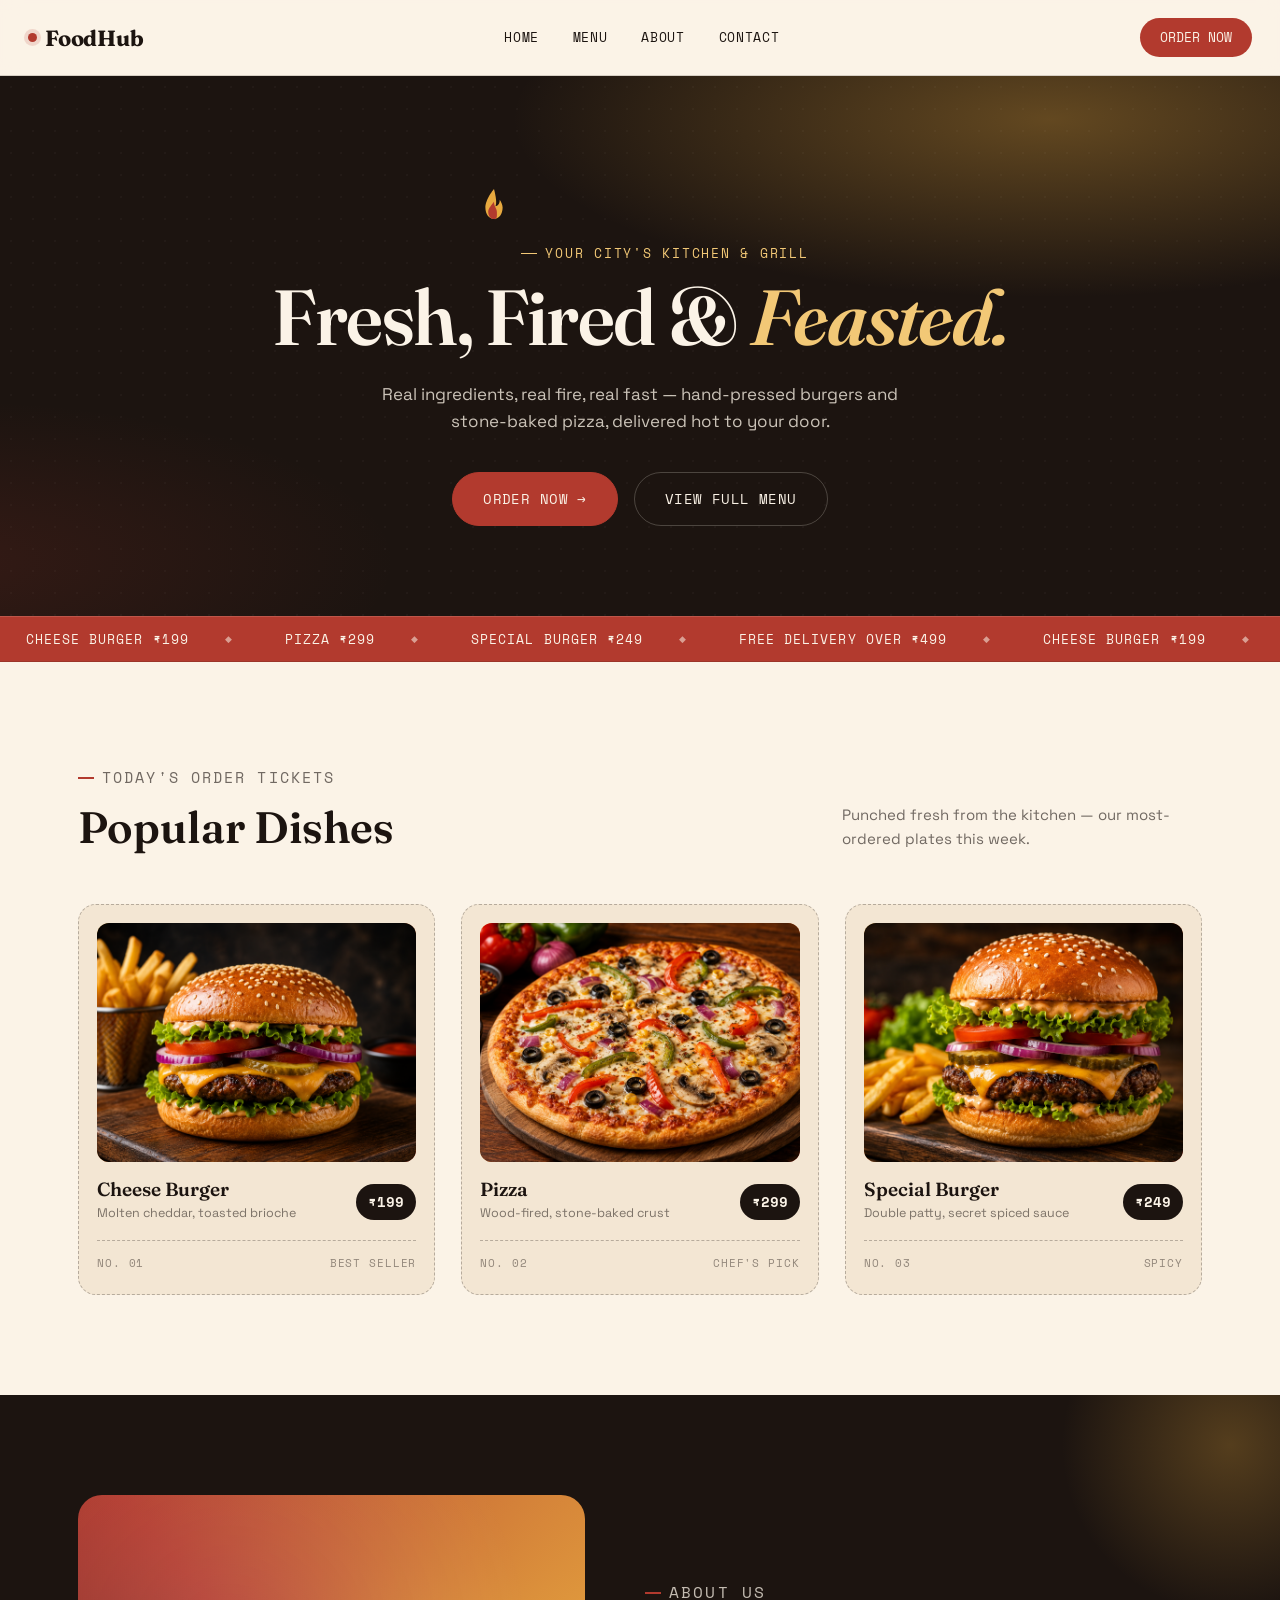
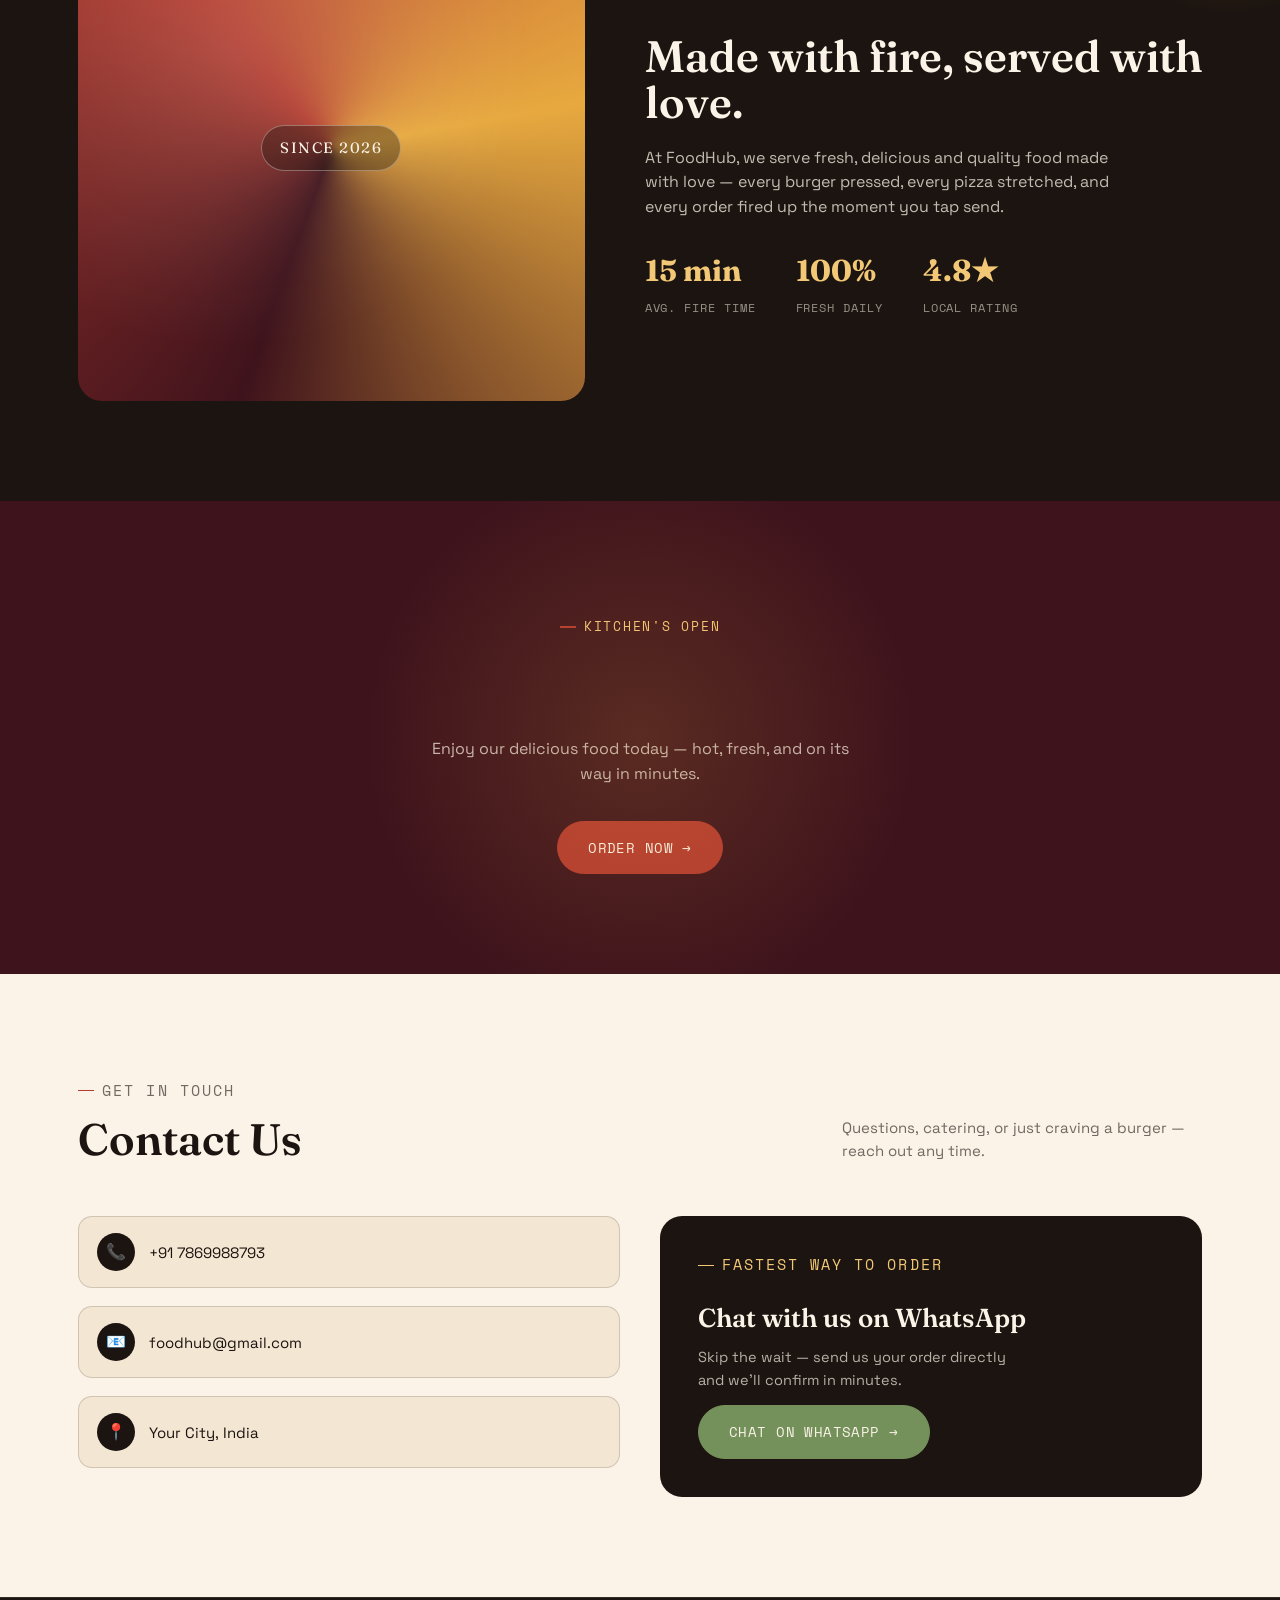
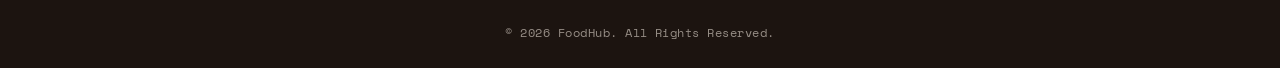
<file: index.html>
<!DOCTYPE html>
<html lang="en">
<head>
<meta charset="UTF-8">
<meta name="viewport" content="width=device-width, initial-scale=1.0">
<title>FoodHub — Fresh, Fired, Feasted</title>
<link rel="preconnect" href="https://fonts.googleapis.com">
<link rel="preconnect" href="https://fonts.gstatic.com" crossorigin>
<link href="https://fonts.googleapis.com/css2?family=Fraunces:opsz,wght@9..144,300..900&family=Space+Grotesk:wght@400;500;600;700&family=Space+Mono:wght@400;700&display=swap" rel="stylesheet">
<style>

/* ============ TOKENS ============ */
:root{
  --ink:#1c1410;
  --paper:#fbf3e7;
  --paper-2:#f3e6d3;
  --saffron:#e7a93f;
  --saffron-soft:#f2c876;
  --chili:#b23a2e;
  --chili-dark:#8a2b22;
  --maroon:#3f131c;
  --sage:#74915b;
  --line: rgba(28,20,16,0.16);
  --line-light: rgba(251,243,231,0.22);

  --display: "Fraunces", serif;
  --body: "Space Grotesk", sans-serif;
  --mono: "Space Mono", monospace;

  --container: 1180px;
  --radius: 18px;
}

*{box-sizing:border-box; margin:0; padding:0;}
html{scroll-behavior:smooth;}
body{
  font-family: var(--body);
  color: var(--ink);
  background: var(--paper);
  line-height: 1.55;
  overflow-x: hidden;
}
img{max-width:100%; display:block;}
a{color:inherit; text-decoration:none;}
h1,h2,h3{font-family: var(--display); font-weight:600; line-height:1.05;}
.wrap{max-width: var(--container); margin: 0 auto; padding: 0 28px;}
.eyebrow{
  font-family: var(--mono);
  font-size: 12.5px;
  letter-spacing: 0.14em;
  text-transform: uppercase;
  display:inline-flex;
  align-items:center;
  gap:8px;
  color: var(--chili);
  margin-bottom: 14px;
}
.eyebrow::before{
  content:"";
  width:16px; height:1.5px;
  background: var(--chili);
  display:inline-block;
}
.btn{
  font-family: var(--mono);
  font-size: 14px;
  letter-spacing: 0.03em;
  text-transform: uppercase;
  display:inline-flex;
  align-items:center;
  gap: 10px;
  padding: 15px 30px;
  border-radius: 999px;
  border: 1.5px solid var(--ink);
  background: var(--ink);
  color: var(--paper);
  cursor:pointer;
  transition: transform .35s cubic-bezier(.2,.8,.2,1), box-shadow .35s ease, background .35s ease, color .35s ease;
  box-shadow: 0 0 0 0 rgba(178,58,46,0);
}
.btn:hover{
  transform: translateY(-3px);
  box-shadow: 0 14px 26px -12px rgba(28,20,16,0.45);
}
.btn.ghost{
  background: transparent;
  color: var(--ink);
  border-color: var(--ink);
}
.btn.chili{
  background: var(--chili);
  border-color: var(--chili);
  color: var(--paper);
}
.btn.chili:hover{ background: var(--chili-dark); border-color: var(--chili-dark); }
.btn.whatsapp{
  background: var(--sage);
  border-color: var(--sage);
  color: var(--paper);
}
.btn.whatsapp:hover{ box-shadow: 0 14px 26px -12px rgba(74,22,32,0.45); filter: brightness(1.06); }

/* reveal-on-scroll */
.reveal{ opacity:0; transform: translateY(26px); transition: opacity .8s ease, transform .8s cubic-bezier(.2,.8,.2,1); }
.reveal.in{ opacity:1; transform: translateY(0); }
.reveal-stagger > *{ transition-delay: calc(var(--i,0) * 90ms); }

@media (prefers-reduced-motion: reduce){
  *{ animation: none !important; transition: none !important; }
  html{ scroll-behavior:auto; }
  .reveal{ opacity:1; transform:none; }
}

/* ============ NAV ============ */
nav{
  position: sticky; top:0; z-index: 100;
  display:flex; align-items:center; justify-content:space-between;
  padding: 18px 28px;
  background: rgba(251,243,231,0.85);
  backdrop-filter: blur(10px);
  border-bottom: 1px solid var(--line);
  animation: dropIn .7s cubic-bezier(.2,.8,.2,1) both;
}
@keyframes dropIn{ from{ transform: translateY(-100%);} to{ transform: translateY(0);} }
nav .brand{
  font-family: var(--display);
  font-weight:700;
  font-size: 22px;
  letter-spacing: -0.01em;
  display:flex; align-items:center; gap:8px;
}
nav .brand .dot{
  width:9px; height:9px; border-radius:50%;
  background: var(--chili);
  box-shadow: 0 0 0 4px rgba(178,58,46,0.15);
}
nav ul{
  list-style:none;
  display:flex; align-items:center; gap: 34px;
}
nav ul li a{
  font-family: var(--mono);
  font-size: 13px;
  text-transform: uppercase;
  letter-spacing: 0.05em;
  position:relative;
  padding-bottom: 4px;
}
nav ul li a::after{
  content:"";
  position:absolute; left:0; bottom:0;
  width:0%; height:1.5px;
  background: var(--chili);
  transition: width .3s ease;
}
nav ul li a:hover::after{ width:100%; }
nav .nav-cta{
  font-family: var(--mono);
  font-size: 12.5px;
  text-transform: uppercase;
  padding: 10px 20px;
  border-radius: 999px;
  background: var(--chili);
  color: var(--paper);
  transition: transform .3s ease, filter .3s ease;
}
nav .nav-cta:hover{ transform: translateY(-2px); filter: brightness(1.08); }

/* ============ HERO ============ */
.hero{
  position:relative;
  padding: 110px 28px 90px;
  background:
    radial-gradient(ellipse 70% 55% at 82% 8%, rgba(231,169,63,0.35), transparent 60%),
    radial-gradient(ellipse 60% 50% at -5% 90%, rgba(178,58,46,0.16), transparent 60%),
    var(--ink);
  color: var(--paper);
  overflow:hidden;
  text-align:center;
}
.hero::before{
  content:"";
  position:absolute; inset:0;
  background-image: radial-gradient(rgba(251,243,231,0.06) 1px, transparent 1px);
  background-size: 22px 22px;
  opacity: .5;
  pointer-events:none;
}
.hero-content{ position:relative; max-width: 760px; margin: 0 auto; }
.flame{
  width: 46px; height:46px;
  margin: 0 auto 22px;
  animation: flicker 2.4s ease-in-out infinite;
  transform-origin: 50% 90%;
}
@keyframes flicker{
  0%,100%{ transform: scale(1) rotate(0deg); }
  25%{ transform: scale(1.06,0.96) rotate(-3deg); }
  50%{ transform: scale(0.95,1.08) rotate(2deg); }
  75%{ transform: scale(1.04,0.97) rotate(-1deg); }
}
.hero .eyebrow{ color: var(--saffron-soft); justify-content:center; }
.hero .eyebrow::before{ background: var(--saffron-soft); }
.hero h1{
  font-size: clamp(42px, 7.5vw, 78px);
  letter-spacing: -0.02em;
  opacity:0; animation: riseIn .9s .15s cubic-bezier(.2,.8,.2,1) forwards;
}
.hero h1 em{ font-style: italic; color: var(--saffron-soft); }
.hero p.sub{
  margin: 22px auto 0;
  max-width: 520px;
  font-size: 17px;
  color: rgba(251,243,231,0.78);
  opacity:0; animation: riseIn .9s .32s cubic-bezier(.2,.8,.2,1) forwards;
}
.hero .cta-row{
  margin-top: 38px;
  display:flex; gap:16px; justify-content:center; flex-wrap:wrap;
  opacity:0; animation: riseIn .9s .48s cubic-bezier(.2,.8,.2,1) forwards;
}
.hero .cta-row .btn.ghost{ border-color: var(--line-light); color: var(--paper); }
.hero .cta-row .btn.ghost:hover{ background: rgba(251,243,231,0.08); }
@keyframes riseIn{ from{ opacity:0; transform: translateY(20px);} to{ opacity:1; transform:translateY(0);} }

/* ticket ticker */
.ticker{
  background: var(--chili);
  color: var(--paper);
  overflow:hidden;
  white-space: nowrap;
  border-top: 1px solid rgba(251,243,231,0.15);
  border-bottom: 1px solid rgba(28,20,16,0.15);
}
.ticker-track{
  display:inline-flex;
  animation: scrollLeft 26s linear infinite;
  padding: 12px 0;
}
.ticker-track span{
  font-family: var(--mono);
  font-size: 13px;
  letter-spacing: 0.08em;
  text-transform: uppercase;
  padding: 0 26px;
  display:inline-flex; align-items:center; gap:10px;
}
.ticker-track span::after{ content:"◆"; font-size:9px; color: rgba(251,243,231,0.55); margin-left:26px; }
@keyframes scrollLeft{ from{ transform: translateX(0);} to{ transform: translateX(-50%);} }
.ticker:hover .ticker-track{ animation-play-state: paused; }

/* ============ SECTION HEADERS ============ */
.section{ padding: 100px 28px; }
.section-head{
  display:flex; align-items:flex-end; justify-content:space-between; flex-wrap:wrap; gap:20px;
  margin-bottom: 54px;
}
.section-head h2{ font-size: clamp(30px, 4vw, 44px); }
.section-head p{ max-width: 360px; color: rgba(28,20,16,0.62); font-size:15px; }

/* ============ MENU / TICKETS ============ */
.menu{ background: var(--paper); }
.cards{
  display:grid;
  grid-template-columns: repeat(3, 1fr);
  gap: 26px;
}
.card{
  position:relative;
  background: var(--paper-2);
  border-radius: var(--radius);
  border: 1.5px dashed rgba(28,20,16,0.28);
  padding: 18px 18px 22px;
  display:block;
  transition: transform .45s cubic-bezier(.2,.8,.2,1), box-shadow .45s ease, border-color .45s ease;
}
.card:hover{
  transform: translateY(-8px) rotate(-1deg);
  box-shadow: 0 22px 40px -20px rgba(28,20,16,0.35);
  border-color: var(--chili);
}
.card .thumb{
  position:relative;
  aspect-ratio: 4/3;
  border-radius: 12px;
  overflow:hidden;
  margin-bottom: 18px;
  background:
    radial-gradient(circle at 30% 25%, rgba(251,243,231,0.5), transparent 55%),
    linear-gradient(135deg, var(--saffron), var(--chili));
  display:flex; align-items:center; justify-content:center;
}
.card .thumb .emoji{
  font-size: 54px;
  filter: drop-shadow(0 8px 14px rgba(28,20,16,0.28));
  transition: transform .5s cubic-bezier(.2,.8,.2,1);
}
.card:hover .thumb .emoji{ transform: scale(1.12) rotate(-4deg); }
.card .thumb img{
  position:absolute; inset:0;
  width:100%; height:100%; object-fit:cover;
  transition: transform .6s ease;
}
.card:hover .thumb img{ transform: scale(1.08); }
.card .row{
  display:flex; align-items:center; justify-content:space-between;
  gap: 10px;
}
.card h3{ font-size: 19px; }
.card .tag{ font-size:12.5px; color: rgba(28,20,16,0.55); margin-top:4px; }
.card .price{
  font-family: var(--mono);
  font-size: 14px;
  font-weight:700;
  background: var(--ink);
  color: var(--paper);
  padding: 7px 12px;
  border-radius: 999px;
  white-space:nowrap;
}
.card .stub{
  margin-top: 16px;
  padding-top: 14px;
  border-top: 1.5px dashed rgba(28,20,16,0.28);
  display:flex; justify-content:space-between;
  font-family: var(--mono);
  font-size: 11px;
  letter-spacing: 0.08em;
  text-transform: uppercase;
  color: rgba(28,20,16,0.45);
}

/* ============ ABOUT ============ */
.about{
  background: var(--ink);
  color: var(--paper);
  position:relative;
  overflow:hidden;
}
.about::before{
  content:"";
  position:absolute; top:-120px; right:-120px;
  width:340px; height:340px; border-radius:50%;
  background: radial-gradient(circle, rgba(231,169,63,0.28), transparent 70%);
}
.about-grid{
  display:grid;
  grid-template-columns: 1fr 1.1fr;
  gap: 60px;
  align-items:center;
  position:relative;
}
.about-visual{
  aspect-ratio: 1/1;
  border-radius: 24px;
  background:
    radial-gradient(circle at 30% 30%, rgba(251,243,231,0.12), transparent 60%),
    conic-gradient(from 200deg, var(--maroon), var(--chili), var(--saffron), var(--maroon));
  position:relative;
  display:flex; align-items:center; justify-content:center;
}
.about-visual span{
  font-family: var(--display);
  font-size: 15px;
  letter-spacing: 0.1em;
  text-transform:uppercase;
  color: var(--paper);
  background: rgba(28,20,16,0.35);
  border: 1px solid rgba(251,243,231,0.35);
  padding: 10px 18px;
  border-radius: 999px;
  backdrop-filter: blur(4px);
}
.about h2{ font-size: clamp(30px, 4vw, 44px); margin-bottom: 20px; }
.about p{ color: rgba(251,243,231,0.75); font-size: 16px; max-width: 480px; margin-bottom: 28px; }
.stat-row{ display:flex; gap: 40px; margin-top: 8px; flex-wrap:wrap; }
.stat-row div strong{ font-family: var(--display); font-size: 30px; display:block; color: var(--saffron-soft); }
.stat-row div span{ font-family: var(--mono); font-size: 11.5px; letter-spacing:0.08em; text-transform:uppercase; color: rgba(251,243,231,0.55); }

/* ============ ORDER CTA ============ */
.order{
  background: var(--maroon);
  color: var(--paper);
  text-align:center;
  padding: 100px 28px;
  position:relative;
  overflow:hidden;
}
.order::after{
  content:"";
  position:absolute; left:50%; top:50%;
  width:600px; height:600px;
  transform: translate(-50%,-50%);
  background: radial-gradient(circle, rgba(231,169,63,0.16), transparent 65%);
}
.order h2{ font-size: clamp(30px,4.5vw,48px); position:relative; }
.order p{ margin: 16px auto 34px; max-width: 420px; color: rgba(251,243,231,0.72); position:relative; }
.order .btn{ position:relative; }

/* ============ CONTACT ============ */
.contact{ background: var(--paper); }
.contact-grid{
  display:grid;
  grid-template-columns: 1fr 1fr;
  gap: 40px;
}
.contact-info{ display:flex; flex-direction:column; gap: 18px; }
.contact-info .item{
  display:flex; align-items:center; gap: 14px;
  padding: 16px 18px;
  background: var(--paper-2);
  border-radius: 14px;
  border: 1px solid var(--line);
  font-size: 15px;
  transition: transform .35s ease, box-shadow .35s ease;
}
.contact-info .item:hover{ transform: translateX(6px); box-shadow: 0 10px 22px -14px rgba(28,20,16,0.3); }
.contact-info .item .ic{
  width: 38px; height:38px; border-radius:50%;
  background: var(--ink); color: var(--paper);
  display:flex; align-items:center; justify-content:center;
  font-size: 16px; flex-shrink:0;
}
.contact-panel{
  background: var(--ink);
  color: var(--paper);
  border-radius: 22px;
  padding: 38px;
  display:flex; flex-direction:column; justify-content:center; align-items:flex-start;
  gap: 14px;
}
.contact-panel .eyebrow{ color: var(--saffron-soft); }
.contact-panel .eyebrow::before{ background: var(--saffron-soft); }
.contact-panel h3{ font-size: 26px; }
.contact-panel p{ color: rgba(251,243,231,0.7); font-size: 14.5px; max-width: 320px; }

/* ============ FOOTER ============ */
footer{
  background: var(--ink);
  color: rgba(251,243,231,0.55);
  text-align:center;
  padding: 26px;
  font-family: var(--mono);
  font-size: 12px;
  letter-spacing: 0.04em;
  border-top: 1px solid rgba(251,243,231,0.1);
}

/* back to top */
.top-btn{
  position: fixed;
  right: 24px; bottom: 24px;
  width: 50px; height:50px;
  border-radius: 50%;
  border: none;
  background: var(--ink);
  color: var(--paper);
  font-size: 18px;
  cursor:pointer;
  display:flex; align-items:center; justify-content:center;
  box-shadow: 0 10px 24px -10px rgba(28,20,16,0.5);
  opacity:0; visibility:hidden; transform: translateY(14px);
  transition: opacity .35s ease, transform .35s ease, visibility .35s;
  z-index: 90;
}
.top-btn.show{ opacity:1; visibility:visible; transform: translateY(0); }
.top-btn:hover{ background: var(--chili); }

/* ============ RESPONSIVE ============ */
@media (max-width: 860px){
  nav ul{ display:none; }
  .cards{ grid-template-columns: 1fr; }
  .about-grid, .contact-grid{ grid-template-columns: 1fr; }
  .about-visual{ order:-1; max-width: 280px; margin: 0 auto; }
  .section{ padding: 72px 22px; }
}
</style>
</head>
<body>

<nav>
  <a href="index.html" class="brand"><span class="dot"></span>FoodHub</a>
  <ul>
    <li><a href="index.html">Home</a></li>
    <li><a href="menu.html">Menu</a></li>
    <li><a href="about.html">About</a></li>
    <li><a href="contact.html">Contact</a></li>
  </ul>
  <a href="contact.html" class="nav-cta">Order Now</a>
</nav>

<!-- HERO -->
<section class="hero">
  <div class="hero-content">
    <svg class="flame" viewBox="0 0 64 64" fill="none" xmlns="http://www.w3.org/2000/svg">
      <path d="M32 4C32 4 20 18 20 30C20 39 25 46 32 46C39 46 44 39 44 30C44 26 42 22 40 19C40 25 37 28 34 28C36 24 35 16 32 4Z" fill="#E7A93F"/>
      <path d="M32 46C27 46 24 41 24 36C24 32 26.5 29 32 22C32 29 36 31 36 36C36 41 37 46 32 46Z" fill="#B23A2E"/>
    </svg>
    <p class="eyebrow">Your City's Kitchen &amp; Grill</p>
    <h1>Fresh, Fired &amp; <em>Feasted.</em></h1>
    <p class="sub">Real ingredients, real fire, real fast — hand-pressed burgers and stone-baked pizza, delivered hot to your door.</p>
    <div class="cta-row">
      <a href="contact.html" class="btn chili">Order Now →</a>
      <a href="menu.html" class="btn ghost">View Full Menu</a>
    </div>
  </div>
</section>

<div class="ticker">
  <div class="ticker-track">
    <span>Cheese Burger ₹199</span>
    <span>Pizza ₹299</span>
    <span>Special Burger ₹249</span>
    <span>Free Delivery Over ₹499</span>
    <span>Cheese Burger ₹199</span>
    <span>Pizza ₹299</span>
    <span>Special Burger ₹249</span>
    <span>Free Delivery Over ₹499</span>
  </div>
</div>

<!-- POPULAR DISHES -->
<section class="menu section">
  <div class="wrap">
    <div class="section-head reveal">
      <div>
        <p class="eyebrow">Today's Order Tickets</p>
        <h2>Popular Dishes</h2>
      </div>
      <p>Punched fresh from the kitchen — our most-ordered plates this week.</p>
    </div>

    <div class="cards reveal-stagger">
      <a href="menu.html" class="card reveal" style="--i:0">
        <div class="thumb">
          <span class="emoji">🍔</span>
          <img src="images/burger.png" alt="Cheese Burger" onerror="this.style.display='none'">
        </div>
        <div class="row">
          <div>
            <h3>Cheese Burger</h3>
            <p class="tag">Molten cheddar, toasted brioche</p>
          </div>
          <span class="price">₹199</span>
        </div>
        <div class="stub"><span>No. 01</span><span>Best Seller</span></div>
      </a>

      <a href="menu.html" class="card reveal" style="--i:1">
        <div class="thumb">
          <span class="emoji">🍕</span>
          <img src="images/pizza.png" alt="Pizza" onerror="this.style.display='none'">
        </div>
        <div class="row">
          <div>
            <h3>Pizza</h3>
            <p class="tag">Wood-fired, stone-baked crust</p>
          </div>
          <span class="price">₹299</span>
        </div>
        <div class="stub"><span>No. 02</span><span>Chef's Pick</span></div>
      </a>

      <a href="menu.html" class="card reveal" style="--i:2">
        <div class="thumb">
          <span class="emoji">🌶️</span>
          <img src="images/special-burger.png" alt="Special Burger" onerror="this.style.display='none'">
        </div>
        <div class="row">
          <div>
            <h3>Special Burger</h3>
            <p class="tag">Double patty, secret spiced sauce</p>
          </div>
          <span class="price">₹249</span>
        </div>
        <div class="stub"><span>No. 03</span><span>Spicy</span></div>
      </a>
    </div>
  </div>
</section>

<!-- ABOUT -->
<section class="about section">
  <div class="wrap about-grid">
    <div class="about-visual reveal">
      <span>Since 2026</span>
    </div>
    <div class="reveal">
      <p class="eyebrow">About Us</p>
      <h2>Made with fire, served with love.</h2>
      <p>At FoodHub, we serve fresh, delicious and quality food made with love — every burger pressed, every pizza stretched, and every order fired up the moment you tap send.</p>
      <div class="stat-row">
        <div><strong>15 min</strong><span>Avg. Fire Time</span></div>
        <div><strong>100%</strong><span>Fresh Daily</span></div>
        <div><strong>4.8★</strong><span>Local Rating</span></div>
      </div>
    </div>
  </div>
</section>

<!-- ORDER -->
<section class="order">
  <div class="wrap">
    <p class="eyebrow" style="justify-content:center; color:var(--saffron-soft);">Kitchen's Open</p>
    <h2 class="reveal">Ready to Order?</h2>
    <p class="reveal">Enjoy our delicious food today — hot, fresh, and on its way in minutes.</p>
    <a href="contact.html" class="btn chili reveal">Order Now →</a>
  </div>
</section>

<!-- CONTACT -->
<section class="contact section">
  <div class="wrap">
    <div class="section-head reveal">
      <div>
        <p class="eyebrow">Get In Touch</p>
        <h2>Contact Us</h2>
      </div>
      <p>Questions, catering, or just craving a burger — reach out any time.</p>
    </div>

    <div class="contact-grid">
      <div class="contact-info reveal-stagger">
        <div class="item reveal" style="--i:0"><span class="ic">📞</span> +91 7869988793</div>
        <div class="item reveal" style="--i:1"><span class="ic">📧</span> foodhub@gmail.com</div>
        <div class="item reveal" style="--i:2"><span class="ic">📍</span> Your City, India</div>
      </div>

      <div class="contact-panel reveal">
        <p class="eyebrow">Fastest Way To Order</p>
        <h3>Chat with us on WhatsApp</h3>
        <p>Skip the wait — send us your order directly and we'll confirm in minutes.</p>
        <a href="https://wa.me/917869988793" class="btn whatsapp">Chat on WhatsApp →</a>
      </div>
    </div>
  </div>
</section>

<footer>
  <p>© 2026 FoodHub. All Rights Reserved.</p>
</footer>

<button class="top-btn" id="topBtn" onclick="window.scrollTo({top: 0, behavior: 'smooth'})" aria-label="Back to top">⬆</button>

<script>
  // Back to top visibility
  const topBtn = document.getElementById('topBtn');
  window.addEventListener('scroll', () => {
    topBtn.classList.toggle('show', window.scrollY > 480);
  });

  // Scroll reveal
  const revealEls = document.querySelectorAll('.reveal');
  const io = new IntersectionObserver((entries) => {
    entries.forEach(entry => {
      if (entry.isIntersecting) {
        entry.target.classList.add('in');
        io.unobserve(entry.target);
      }
    });
  }, { threshold: 0.15 });
  revealEls.forEach(el => io.observe(el));
</script>

</body>
 </html>
</file>
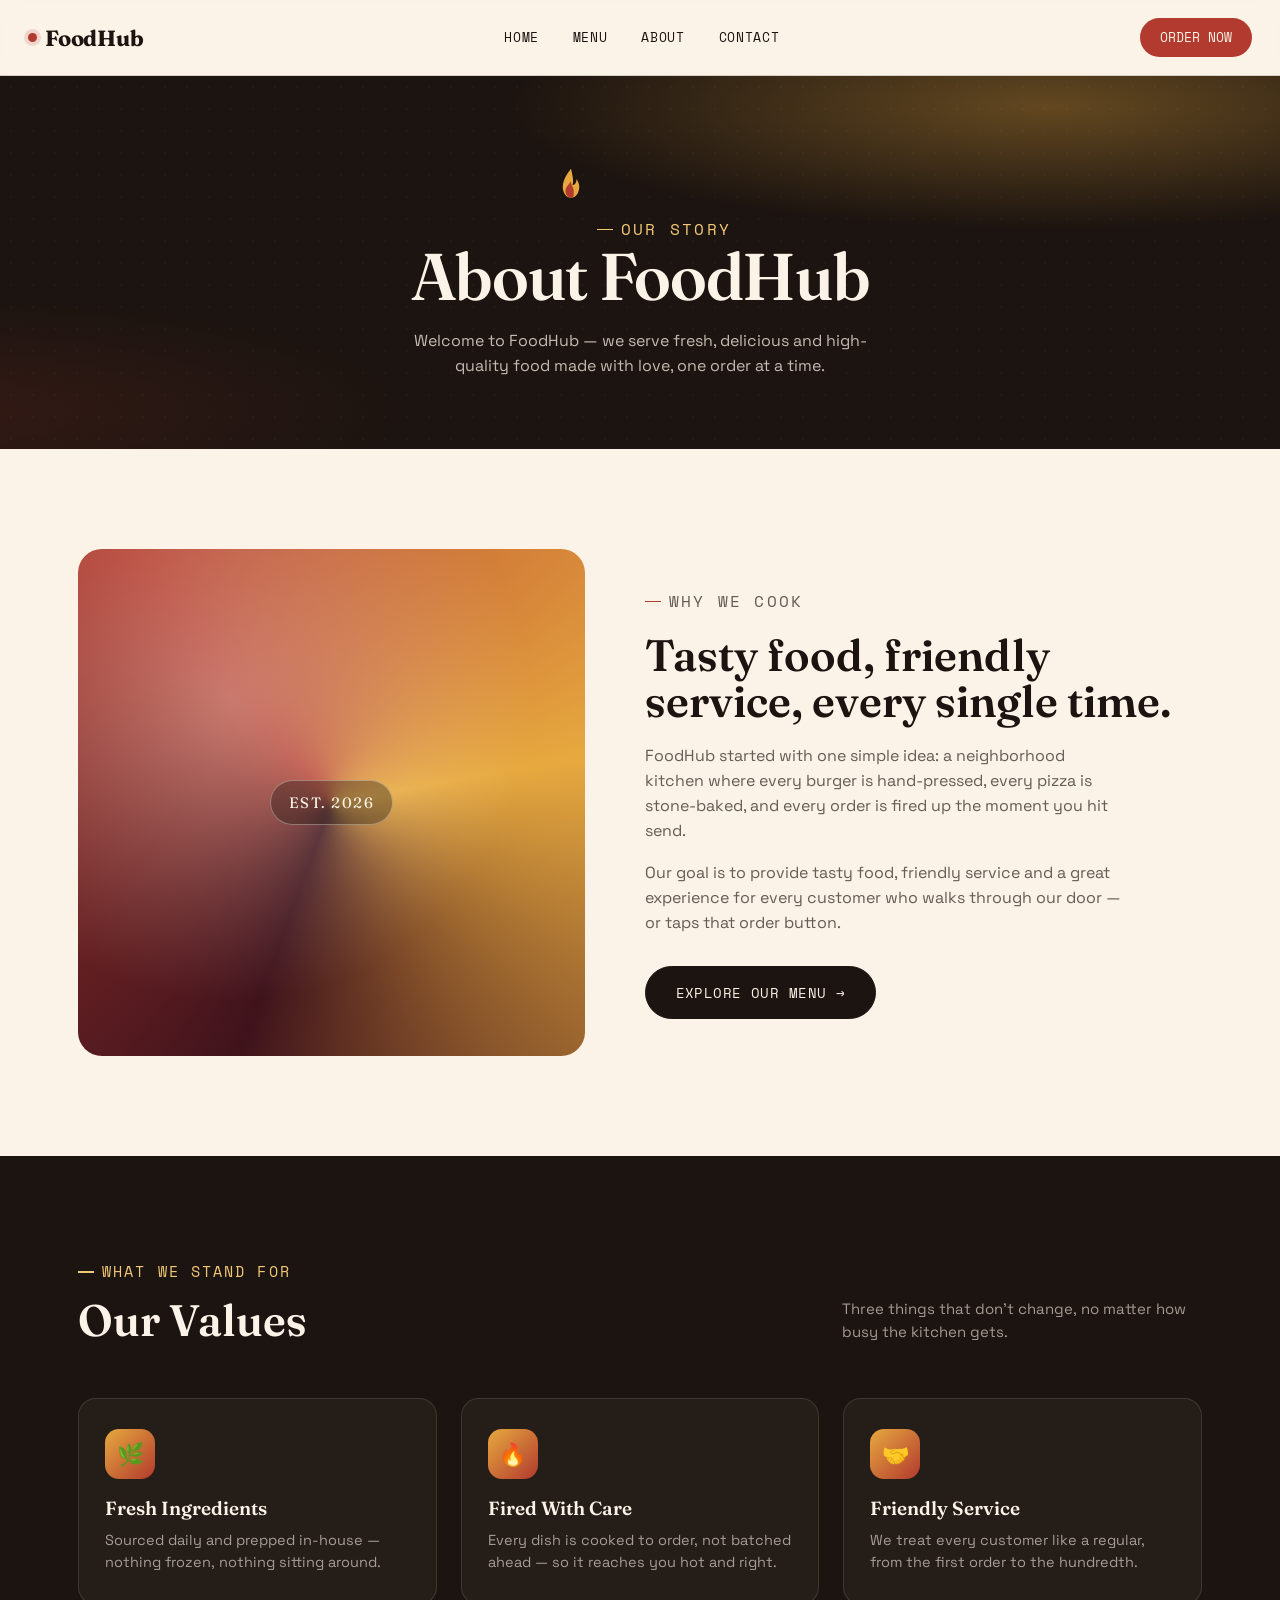
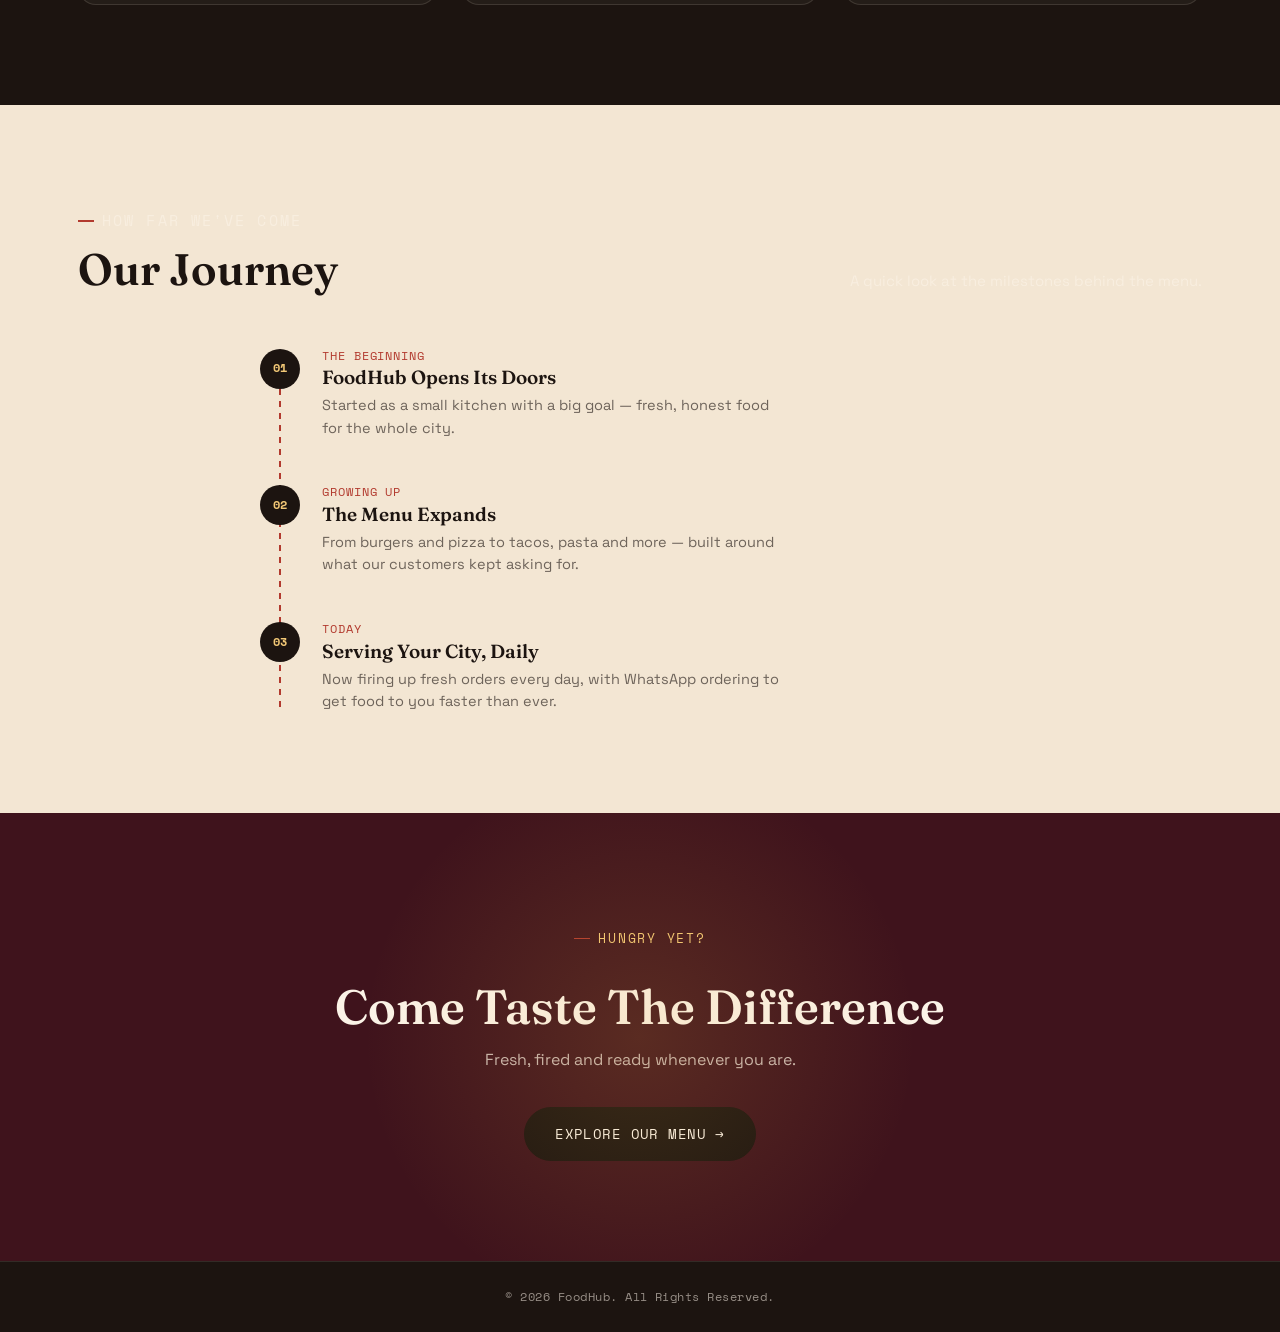
<file: about.html>
<!DOCTYPE html>
<html lang="en">
<head>
<meta charset="UTF-8">
<meta name="viewport" content="width=device-width, initial-scale=1.0">
<title>FoodHub — About Us</title>
<link rel="preconnect" href="https://fonts.googleapis.com">
<link rel="preconnect" href="https://fonts.gstatic.com" crossorigin>
<link href="https://fonts.googleapis.com/css2?family=Fraunces:opsz,wght@9..144,300..900&family=Space+Grotesk:wght@400;500;600;700&family=Space+Mono:wght@400;700&display=swap" rel="stylesheet">
<style>

/* ============ TOKENS (matches index.html / menu.html / contact.html) ============ */
:root{
  --ink:#1c1410;
  --paper:#fbf3e7;
  --paper-2:#f3e6d3;
  --saffron:#e7a93f;
  --saffron-soft:#f2c876;
  --chili:#b23a2e;
  --chili-dark:#8a2b22;
  --maroon:#3f131c;
  --sage:#74915b;
  --line: rgba(28,20,16,0.16);
  --line-light: rgba(251,243,231,0.22);

  --display: "Fraunces", serif;
  --body: "Space Grotesk", sans-serif;
  --mono: "Space Mono", monospace;

  --container: 1180px;
  --radius: 18px;
}

*{box-sizing:border-box; margin:0; padding:0;}
html{scroll-behavior:smooth;}
body{
  font-family: var(--body);
  color: var(--ink);
  background: var(--paper);
  line-height: 1.55;
  overflow-x: hidden;
}
a{color:inherit; text-decoration:none;}
h1,h2,h3{font-family: var(--display); font-weight:600; line-height:1.05;}
.wrap{max-width: var(--container); margin: 0 auto; padding: 0 28px;}
.eyebrow{
  font-family: var(--mono);
  font-size: 12.5px;
  letter-spacing: 0.14em;
  text-transform: uppercase;
  display:inline-flex;
  align-items:center;
  gap:8px;
  color: var(--chili);
  margin-bottom: 14px;
}
.eyebrow::before{
  content:"";
  width:16px; height:1.5px;
  background: var(--chili);
  display:inline-block;
}
.btn{
  font-family: var(--mono);
  font-size: 14px;
  letter-spacing: 0.03em;
  text-transform: uppercase;
  display:inline-flex;
  align-items:center;
  gap: 10px;
  padding: 15px 30px;
  border-radius: 999px;
  border: 1.5px solid var(--ink);
  background: var(--ink);
  color: var(--paper);
  cursor:pointer;
  transition: transform .35s cubic-bezier(.2,.8,.2,1), box-shadow .35s ease, background .35s ease;
}
.btn:hover{
  transform: translateY(-3px);
  box-shadow: 0 14px 26px -12px rgba(28,20,16,0.45);
  background: var(--chili);
  border-color: var(--chili);
}

.reveal{ opacity:0; transform: translateY(26px); transition: opacity .8s ease, transform .8s cubic-bezier(.2,.8,.2,1); }
.reveal.in{ opacity:1; transform: translateY(0); }
.reveal-stagger > *{ transition-delay: calc(var(--i,0) * 100ms); }

@media (prefers-reduced-motion: reduce){
  *{ animation: none !important; transition: none !important; }
  html{ scroll-behavior:auto; }
  .reveal{ opacity:1; transform:none; }
}

/* ============ NAV ============ */
nav{
  position: sticky; top:0; z-index: 100;
  display:flex; align-items:center; justify-content:space-between;
  padding: 18px 28px;
  background: rgba(251,243,231,0.85);
  backdrop-filter: blur(10px);
  border-bottom: 1px solid var(--line);
  animation: dropIn .7s cubic-bezier(.2,.8,.2,1) both;
}
@keyframes dropIn{ from{ transform: translateY(-100%);} to{ transform: translateY(0);} }
nav .brand{
  font-family: var(--display);
  font-weight:700;
  font-size: 22px;
  letter-spacing: -0.01em;
  display:flex; align-items:center; gap:8px;
}
nav .brand .dot{
  width:9px; height:9px; border-radius:50%;
  background: var(--chili);
  box-shadow: 0 0 0 4px rgba(178,58,46,0.15);
}
nav ul{
  list-style:none;
  display:flex; align-items:center; gap: 34px;
}
nav ul li a{
  font-family: var(--mono);
  font-size: 13px;
  text-transform: uppercase;
  letter-spacing: 0.05em;
  position:relative;
  padding-bottom: 4px;
}
nav ul li a::after{
  content:"";
  position:absolute; left:0; bottom:0;
  width:0%; height:1.5px;
  background: var(--chili);
  transition: width .3s ease;
}
nav ul li a:hover::after{ width:100%; }
nav .nav-cta{
  font-family: var(--mono);
  font-size: 12.5px;
  text-transform: uppercase;
  padding: 10px 20px;
  border-radius: 999px;
  background: var(--chili);
  color: var(--paper);
  transition: transform .3s ease, filter .3s ease;
}
nav .nav-cta:hover{ transform: translateY(-2px); filter: brightness(1.08); }

/* ============ ABOUT HERO ============ */
.about-hero{
  padding: 90px 28px 70px;
  text-align:center;
  background:
    radial-gradient(ellipse 70% 55% at 82% 8%, rgba(231,169,63,0.35), transparent 60%),
    radial-gradient(ellipse 60% 50% at -5% 90%, rgba(178,58,46,0.16), transparent 60%),
    var(--ink);
  color: var(--paper);
  position:relative;
  overflow:hidden;
}
.about-hero::before{
  content:"";
  position:absolute; inset:0;
  background-image: radial-gradient(rgba(251,243,231,0.06) 1px, transparent 1px);
  background-size: 22px 22px;
  opacity:.5;
  pointer-events:none;
}
.about-hero .flame{
  width: 44px; height:44px;
  margin: 0 auto 20px;
  animation: flicker 2.4s ease-in-out infinite;
  transform-origin: 50% 90%;
}
@keyframes flicker{
  0%,100%{ transform: scale(1) rotate(0deg); }
  25%{ transform: scale(1.06,0.96) rotate(-3deg); }
  50%{ transform: scale(0.95,1.08) rotate(2deg); }
  75%{ transform: scale(1.04,0.97) rotate(-1deg); }
}
.about-hero .eyebrow{ color: var(--saffron-soft); justify-content:center; }
.about-hero .eyebrow::before{ background: var(--saffron-soft); }
.about-hero h1{
  position:relative;
  font-size: clamp(38px, 6.5vw, 66px);
  letter-spacing: -0.02em;
  animation: riseIn .8s cubic-bezier(.2,.8,.2,1) both;
}
.about-hero p{
  position:relative;
  max-width: 500px;
  margin: 18px auto 0;
  color: rgba(251,243,231,0.75);
  font-size: 16px;
  animation: riseIn .8s .12s cubic-bezier(.2,.8,.2,1) both;
}
@keyframes riseIn{ from{ opacity:0; transform: translateY(20px);} to{ opacity:1; transform:translateY(0);} }

/* ============ STORY ============ */
.story{ padding: 100px 28px; background: var(--paper); }
.story-grid{
  display:grid;
  grid-template-columns: 1fr 1.1fr;
  gap: 60px;
  align-items:center;
}
.story-visual{
  aspect-ratio: 1/1;
  border-radius: 24px;
  background:
    radial-gradient(circle at 30% 30%, rgba(251,243,231,0.35), transparent 60%),
    conic-gradient(from 200deg, var(--maroon), var(--chili), var(--saffron), var(--maroon));
  position:relative;
  display:flex; align-items:center; justify-content:center;
}
.story-visual span{
  font-family: var(--display);
  font-size: 15px;
  letter-spacing: 0.1em;
  text-transform:uppercase;
  color: var(--paper);
  background: rgba(28,20,16,0.35);
  border: 1px solid rgba(251,243,231,0.35);
  padding: 10px 18px;
  border-radius: 999px;
  backdrop-filter: blur(4px);
}
.story h2{ font-size: clamp(30px, 4vw, 44px); margin-bottom: 20px; }
.story p{ color: rgba(28,20,16,0.68); font-size: 16px; max-width: 480px; margin-bottom: 18px; }
.story .btn{ margin-top: 12px; }

/* ============ VALUES ============ */
.values{ background: var(--ink); color: var(--paper); padding: 100px 28px; }
.section-head{
  display:flex; align-items:flex-end; justify-content:space-between; flex-wrap:wrap; gap:20px;
  margin-bottom: 54px;
}
.section-head h2{ font-size: clamp(30px, 4vw, 44px); }
.section-head p{ max-width: 360px; color: rgba(251,243,231,0.6); font-size:15px; }
.values .section-head .eyebrow{ color: var(--saffron-soft); }
.values .section-head .eyebrow::before{ background: var(--saffron-soft); }

.value-cards{
  display:grid;
  grid-template-columns: repeat(3, 1fr);
  gap: 24px;
}
.value-card{
  background: rgba(251,243,231,0.04);
  border: 1px solid rgba(251,243,231,0.12);
  border-radius: var(--radius);
  padding: 30px 26px;
  transition: transform .4s cubic-bezier(.2,.8,.2,1), border-color .4s ease, background .4s ease;
}
.value-card:hover{
  transform: translateY(-8px);
  border-color: var(--saffron-soft);
  background: rgba(251,243,231,0.07);
}
.value-card .icon{
  width: 50px; height:50px;
  border-radius: 14px;
  background: linear-gradient(135deg, var(--saffron), var(--chili));
  display:flex; align-items:center; justify-content:center;
  font-size: 22px;
  margin-bottom: 20px;
  transition: transform .4s ease;
}
.value-card:hover .icon{ transform: rotate(-6deg) scale(1.06); }
.value-card h3{ font-size: 19px; margin-bottom: 10px; }
.value-card p{ font-size: 14.5px; color: rgba(251,243,231,0.6); }

/* ============ TIMELINE ============ */
.timeline{ padding: 100px 28px; background: var(--paper-2); }
.timeline-list{
  max-width: 760px;
  margin: 0 auto;
  position:relative;
}
.timeline-list::before{
  content:"";
  position:absolute; left: 19px; top:6px; bottom:6px;
  width: 1.5px;
  background: repeating-linear-gradient(to bottom, var(--chili) 0 6px, transparent 6px 12px);
}
.tl-item{
  position:relative;
  padding-left: 62px;
  padding-bottom: 44px;
}
.tl-item:last-child{ padding-bottom:0; }
.tl-item .dot{
  position:absolute; left:0; top:2px;
  width: 40px; height:40px;
  border-radius:50%;
  background: var(--ink);
  color: var(--saffron-soft);
  display:flex; align-items:center; justify-content:center;
  font-family: var(--mono);
  font-size: 12px;
  font-weight:700;
  transition: transform .4s cubic-bezier(.2,.8,.2,1);
}
.tl-item:hover .dot{ transform: scale(1.15); background: var(--chili); color: var(--paper); }
.tl-item h3{ font-size: 19px; margin-bottom: 6px; }
.tl-item p{ font-size: 14.5px; color: rgba(28,20,16,0.62); max-width: 460px; }
.tl-item .yr{
  font-family: var(--mono);
  font-size: 11.5px;
  letter-spacing: 0.08em;
  text-transform: uppercase;
  color: var(--chili);
  margin-bottom: 4px;
  display:block;
}

/* ============ CTA ============ */
.about-cta{
  background: var(--maroon);
  color: var(--paper);
  text-align:center;
  padding: 100px 28px;
  position:relative;
  overflow:hidden;
}
.about-cta::after{
  content:"";
  position:absolute; left:50%; top:50%;
  width:600px; height:600px;
  transform: translate(-50%,-50%);
  background: radial-gradient(circle, rgba(231,169,63,0.16), transparent 65%);
}
.about-cta h2{ font-size: clamp(30px,4.5vw,48px); position:relative; }
.about-cta p{ margin: 16px auto 34px; max-width: 420px; color: rgba(251,243,231,0.72); position:relative; }
.about-cta .btn{ position:relative; }
.about-cta .btn:hover{ background: var(--chili); border-color: var(--chili); }

/* ============ FOOTER ============ */
footer{
  background: var(--ink);
  color: rgba(251,243,231,0.55);
  text-align:center;
  padding: 26px;
  font-family: var(--mono);
  font-size: 12px;
  letter-spacing: 0.04em;
  border-top: 1px solid rgba(251,243,231,0.1);
  transition: background .4s ease;
}
footer:hover{ background: var(--maroon); }

/* back to top */
.top-btn{
  position: fixed;
  right: 24px; bottom: 24px;
  width: 50px; height:50px;
  border-radius: 50%;
  border: none;
  background: var(--ink);
  color: var(--paper);
  font-size: 18px;
  cursor:pointer;
  display:flex; align-items:center; justify-content:center;
  box-shadow: 0 10px 24px -10px rgba(28,20,16,0.5);
  opacity:0; visibility:hidden; transform: translateY(14px);
  transition: opacity .35s ease, transform .35s ease, visibility .35s, background .3s ease;
  z-index: 90;
}
.top-btn.show{ opacity:1; visibility:visible; transform: translateY(0); }
.top-btn:hover{ background: var(--chili); }

/* ============ RESPONSIVE ============ */
@media (max-width: 860px){
  nav ul{ display:none; }
  .story-grid{ grid-template-columns: 1fr; }
  .story-visual{ order:-1; max-width: 280px; margin: 0 auto; }
  .value-cards{ grid-template-columns: 1fr; }
  .story, .values, .timeline, .about-cta{ padding: 72px 22px; }
}
</style>
</head>
<body>

<nav>
  <a href="index.html" class="brand"><span class="dot"></span>FoodHub</a>
  <ul>
    <li><a href="index.html">Home</a></li>
    <li><a href="menu.html">Menu</a></li>
    <li><a href="about.html">About</a></li>
    <li><a href="contact.html">Contact</a></li>
  </ul>
  <a href="contact.html" class="nav-cta">Order Now</a>
</nav>

<!-- HERO -->
<section class="about-hero">
  <svg class="flame" viewBox="0 0 64 64" fill="none" xmlns="http://www.w3.org/2000/svg">
    <path d="M32 4C32 4 20 18 20 30C20 39 25 46 32 46C39 46 44 39 44 30C44 26 42 22 40 19C40 25 37 28 34 28C36 24 35 16 32 4Z" fill="#E7A93F"/>
    <path d="M32 46C27 46 24 41 24 36C24 32 26.5 29 32 22C32 29 36 31 36 36C36 41 37 46 32 46Z" fill="#B23A2E"/>
  </svg>
  <p class="eyebrow">Our Story</p>
  <h1>About FoodHub</h1>
  <p>Welcome to FoodHub — we serve fresh, delicious and high-quality food made with love, one order at a time.</p>
</section>

<!-- STORY -->
<section class="story">
  <div class="wrap story-grid">
    <div class="story-visual reveal">
      <span>Est. 2026</span>
    </div>
    <div class="reveal">
      <p class="eyebrow">Why We Cook</p>
      <h2>Tasty food, friendly service, every single time.</h2>
      <p>FoodHub started with one simple idea: a neighborhood kitchen where every burger is hand-pressed, every pizza is stone-baked, and every order is fired up the moment you hit send.</p>
      <p>Our goal is to provide tasty food, friendly service and a great experience for every customer who walks through our door — or taps that order button.</p>
      <a href="menu.html" class="btn">Explore Our Menu →</a>
    </div>
  </div>
</section>

<!-- VALUES -->
<section class="values">
  <div class="wrap">
    <div class="section-head reveal">
      <div>
        <p class="eyebrow">What We Stand For</p>
        <h2>Our Values</h2>
      </div>
      <p>Three things that don't change, no matter how busy the kitchen gets.</p>
    </div>

    <div class="value-cards reveal-stagger">
      <div class="value-card reveal" style="--i:0">
        <div class="icon">🌿</div>
        <h3>Fresh Ingredients</h3>
        <p>Sourced daily and prepped in-house — nothing frozen, nothing sitting around.</p>
      </div>
      <div class="value-card reveal" style="--i:1">
        <div class="icon">🔥</div>
        <h3>Fired With Care</h3>
        <p>Every dish is cooked to order, not batched ahead — so it reaches you hot and right.</p>
      </div>
      <div class="value-card reveal" style="--i:2">
        <div class="icon">🤝</div>
        <h3>Friendly Service</h3>
        <p>We treat every customer like a regular, from the first order to the hundredth.</p>
      </div>
    </div>
  </div>
</section>

<!-- TIMELINE -->
<section class="timeline">
  <div class="wrap">
    <div class="section-head reveal">
      <div>
        <p class="eyebrow">How Far We've Come</p>
        <h2>Our Journey</h2>
      </div>
      <p>A quick look at the milestones behind the menu.</p>
    </div>

    <div class="timeline-list">
      <div class="tl-item reveal">
        <div class="dot">01</div>
        <span class="yr">The Beginning</span>
        <h3>FoodHub Opens Its Doors</h3>
        <p>Started as a small kitchen with a big goal — fresh, honest food for the whole city.</p>
      </div>
      <div class="tl-item reveal">
        <div class="dot">02</div>
        <span class="yr">Growing Up</span>
        <h3>The Menu Expands</h3>
        <p>From burgers and pizza to tacos, pasta and more — built around what our customers kept asking for.</p>
      </div>
      <div class="tl-item reveal">
        <div class="dot">03</div>
        <span class="yr">Today</span>
        <h3>Serving Your City, Daily</h3>
        <p>Now firing up fresh orders every day, with WhatsApp ordering to get food to you faster than ever.</p>
      </div>
    </div>
  </div>
</section>

<!-- CTA -->
<section class="about-cta">
  <div class="wrap">
    <p class="eyebrow" style="justify-content:center; color:var(--saffron-soft);">Hungry Yet?</p>
    <h2 class="reveal">Come Taste The Difference</h2>
    <p class="reveal">Fresh, fired and ready whenever you are.</p>
    <a href="menu.html" class="btn reveal">Explore Our Menu →</a>
  </div>
</section>

<footer>
  <p>© 2026 FoodHub. All Rights Reserved.</p>
</footer>

<button class="top-btn" id="topBtn" onclick="window.scrollTo({top: 0, behavior: 'smooth'})" aria-label="Back to top">⬆</button>

<script>
  const topBtn = document.getElementById('topBtn');
  window.addEventListener('scroll', () => {
    topBtn.classList.toggle('show', window.scrollY > 480);
  });

  const revealEls = document.querySelectorAll('.reveal');
  const io = new IntersectionObserver((entries) => {
    entries.forEach(entry => {
      if (entry.isIntersecting) {
        entry.target.classList.add('in');
        io.unobserve(entry.target);
      }
    });
  }, { threshold: 0.15 });
  revealEls.forEach(el => io.observe(el));
</script>

</body>
                                         </html>
</file>
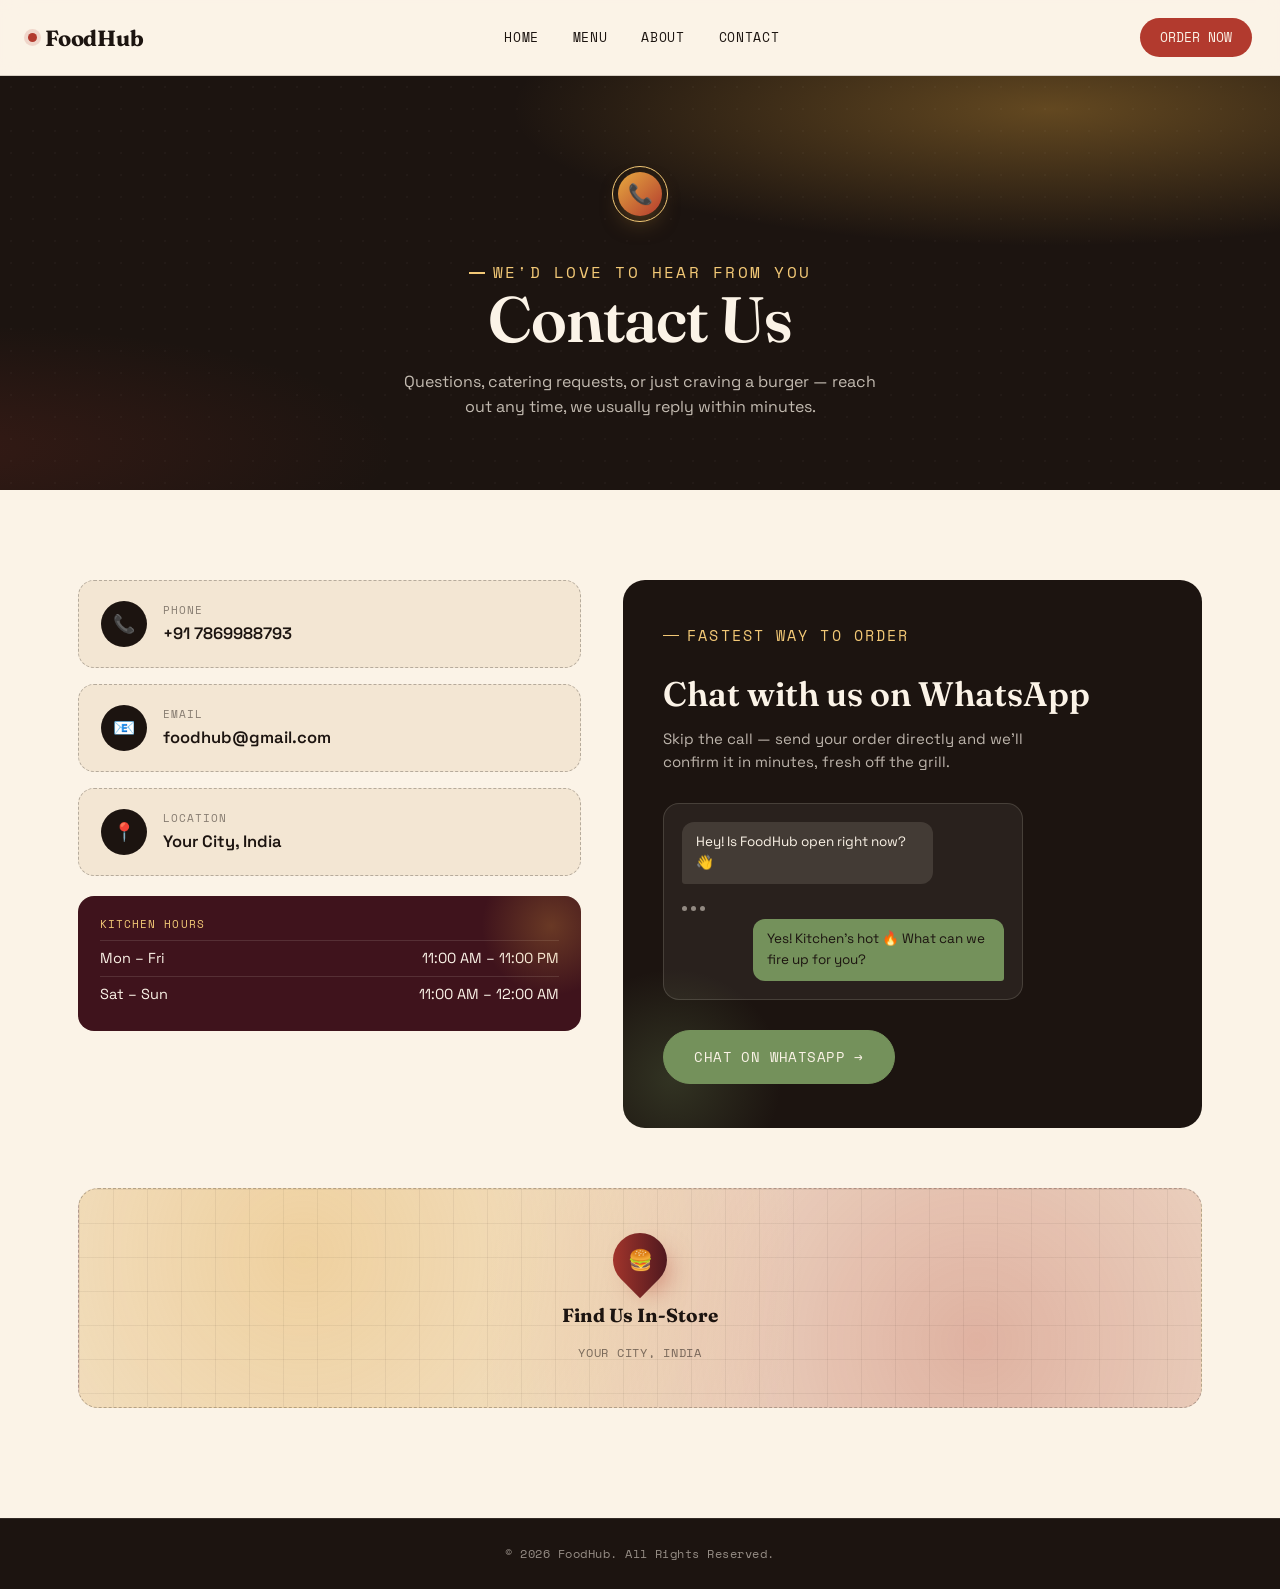
<file: contact.html>
<!DOCTYPE html>
<html lang="en">
<head>
<meta charset="UTF-8">
<meta name="viewport" content="width=device-width, initial-scale=1.0">
<title>FoodHub — Contact Us</title>
<link rel="preconnect" href="https://fonts.googleapis.com">
<link rel="preconnect" href="https://fonts.gstatic.com" crossorigin>
<link href="https://fonts.googleapis.com/css2?family=Fraunces:opsz,wght@9..144,300..900&family=Space+Grotesk:wght@400;500;600;700&family=Space+Mono:wght@400;700&display=swap" rel="stylesheet">
<style>

/* ============ TOKENS (matches index.html / menu.html) ============ */
:root{
  --ink:#1c1410;
  --paper:#fbf3e7;
  --paper-2:#f3e6d3;
  --saffron:#e7a93f;
  --saffron-soft:#f2c876;
  --chili:#b23a2e;
  --chili-dark:#8a2b22;
  --maroon:#3f131c;
  --sage:#74915b;
  --line: rgba(28,20,16,0.16);
  --line-light: rgba(251,243,231,0.22);

  --display: "Fraunces", serif;
  --body: "Space Grotesk", sans-serif;
  --mono: "Space Mono", monospace;

  --container: 1180px;
  --radius: 18px;
}

*{box-sizing:border-box; margin:0; padding:0;}
html{scroll-behavior:smooth;}
body{
  font-family: var(--body);
  color: var(--ink);
  background: var(--paper);
  line-height: 1.55;
  overflow-x: hidden;
}
a{color:inherit; text-decoration:none;}
h1,h2,h3{font-family: var(--display); font-weight:600; line-height:1.05;}
.wrap{max-width: var(--container); margin: 0 auto; padding: 0 28px;}
.eyebrow{
  font-family: var(--mono);
  font-size: 12.5px;
  letter-spacing: 0.14em;
  text-transform: uppercase;
  display:inline-flex;
  align-items:center;
  gap:8px;
  color: var(--chili);
  margin-bottom: 14px;
}
.eyebrow::before{
  content:"";
  width:16px; height:1.5px;
  background: var(--chili);
  display:inline-block;
}
.btn{
  font-family: var(--mono);
  font-size: 14px;
  letter-spacing: 0.03em;
  text-transform: uppercase;
  display:inline-flex;
  align-items:center;
  gap: 10px;
  padding: 15px 30px;
  border-radius: 999px;
  border: 1.5px solid var(--ink);
  background: var(--ink);
  color: var(--paper);
  cursor:pointer;
  transition: transform .35s cubic-bezier(.2,.8,.2,1), box-shadow .35s ease, background .35s ease, filter .35s ease;
}
.btn:hover{
  transform: translateY(-3px);
  box-shadow: 0 14px 26px -12px rgba(28,20,16,0.45);
}
.btn.whatsapp{
  background: var(--sage);
  border-color: var(--sage);
  color: var(--paper);
}
.btn.whatsapp:hover{ filter: brightness(1.07); }

.reveal{ opacity:0; transform: translateY(26px); transition: opacity .8s ease, transform .8s cubic-bezier(.2,.8,.2,1); }
.reveal.in{ opacity:1; transform: translateY(0); }
.reveal-stagger > *{ transition-delay: calc(var(--i,0) * 100ms); }

@media (prefers-reduced-motion: reduce){
  *{ animation: none !important; transition: none !important; }
  html{ scroll-behavior:auto; }
  .reveal{ opacity:1; transform:none; }
}

/* ============ NAV ============ */
nav{
  position: sticky; top:0; z-index: 100;
  display:flex; align-items:center; justify-content:space-between;
  padding: 18px 28px;
  background: rgba(251,243,231,0.85);
  backdrop-filter: blur(10px);
  border-bottom: 1px solid var(--line);
  animation: dropIn .7s cubic-bezier(.2,.8,.2,1) both;
}
@keyframes dropIn{ from{ transform: translateY(-100%);} to{ transform: translateY(0);} }
nav .brand{
  font-family: var(--display);
  font-weight:700;
  font-size: 22px;
  letter-spacing: -0.01em;
  display:flex; align-items:center; gap:8px;
}
nav .brand .dot{
  width:9px; height:9px; border-radius:50%;
  background: var(--chili);
  box-shadow: 0 0 0 4px rgba(178,58,46,0.15);
}
nav ul{
  list-style:none;
  display:flex; align-items:center; gap: 34px;
}
nav ul li a{
  font-family: var(--mono);
  font-size: 13px;
  text-transform: uppercase;
  letter-spacing: 0.05em;
  position:relative;
  padding-bottom: 4px;
}
nav ul li a::after{
  content:"";
  position:absolute; left:0; bottom:0;
  width:0%; height:1.5px;
  background: var(--chili);
  transition: width .3s ease;
}
nav ul li a:hover::after{ width:100%; }
nav .nav-cta{
  font-family: var(--mono);
  font-size: 12.5px;
  text-transform: uppercase;
  padding: 10px 20px;
  border-radius: 999px;
  background: var(--chili);
  color: var(--paper);
  transition: transform .3s ease, filter .3s ease;
}
nav .nav-cta:hover{ transform: translateY(-2px); filter: brightness(1.08); }

/* ============ CONTACT HERO ============ */
.contact-hero{
  padding: 90px 28px 70px;
  text-align:center;
  background:
    radial-gradient(ellipse 70% 55% at 82% 8%, rgba(231,169,63,0.35), transparent 60%),
    radial-gradient(ellipse 60% 50% at -5% 90%, rgba(178,58,46,0.16), transparent 60%),
    var(--ink);
  color: var(--paper);
  position:relative;
  overflow:hidden;
}
.contact-hero::before{
  content:"";
  position:absolute; inset:0;
  background-image: radial-gradient(rgba(251,243,231,0.06) 1px, transparent 1px);
  background-size: 22px 22px;
  opacity:.5;
  pointer-events:none;
}
.contact-hero .eyebrow{ color: var(--saffron-soft); justify-content:center; }
.contact-hero .eyebrow::before{ background: var(--saffron-soft); }
.contact-hero h1{
  position:relative;
  font-size: clamp(38px, 6.5vw, 64px);
  letter-spacing: -0.02em;
  animation: riseIn .8s cubic-bezier(.2,.8,.2,1) both;
}
.contact-hero p{
  position:relative;
  max-width: 480px;
  margin: 18px auto 0;
  color: rgba(251,243,231,0.75);
  font-size: 16px;
  animation: riseIn .8s .12s cubic-bezier(.2,.8,.2,1) both;
}
@keyframes riseIn{ from{ opacity:0; transform: translateY(20px);} to{ opacity:1; transform:translateY(0);} }

/* pulse ping icon in hero */
.ping-wrap{
  position:relative;
  width:56px; height:56px;
  margin: 0 auto 20px;
  display:flex; align-items:center; justify-content:center;
}
.ping-wrap .ring{
  position:absolute; inset:0;
  border-radius:50%;
  border: 1.5px solid var(--saffron-soft);
  animation: ping 2.2s cubic-bezier(0,0,.2,1) infinite;
}
.ping-wrap .core{
  width: 44px; height:44px;
  border-radius:50%;
  background: linear-gradient(135deg, var(--saffron), var(--chili));
  display:flex; align-items:center; justify-content:center;
  font-size: 20px;
  box-shadow: 0 10px 24px -8px rgba(231,169,63,0.5);
}
@keyframes ping{
  0%{ transform: scale(0.9); opacity: .9; }
  75%,100%{ transform: scale(1.7); opacity: 0; }
}

/* ============ CONTACT SECTION ============ */
.contact-section{ padding: 90px 28px 110px; }
.contact-grid{
  display:grid;
  grid-template-columns: 1fr 1.15fr;
  gap: 42px;
  align-items:stretch;
}

/* info list */
.info-list{ display:flex; flex-direction:column; gap: 16px; }
.info-item{
  display:flex; align-items:center; gap: 16px;
  padding: 20px 22px;
  background: var(--paper-2);
  border-radius: 16px;
  border: 1.5px dashed rgba(28,20,16,0.28);
  transition: transform .4s cubic-bezier(.2,.8,.2,1), box-shadow .4s ease, border-color .4s ease;
}
.info-item:hover{
  transform: translateX(8px) translateY(-2px);
  box-shadow: 0 16px 30px -18px rgba(28,20,16,0.35);
  border-color: var(--chili);
}
.info-item .ic{
  width: 46px; height:46px; border-radius:50%;
  background: var(--ink); color: var(--paper);
  display:flex; align-items:center; justify-content:center;
  font-size: 18px; flex-shrink:0;
  transition: transform .4s ease;
}
.info-item:hover .ic{ transform: rotate(-8deg) scale(1.05); }
.info-item .label{
  font-family: var(--mono);
  font-size: 10.5px;
  letter-spacing: 0.1em;
  text-transform: uppercase;
  color: rgba(28,20,16,0.5);
  margin-bottom: 3px;
}
.info-item .value{ font-size: 16.5px; font-weight:600; }

/* hours ticket */
.hours-ticket{
  margin-top: 4px;
  padding: 20px 22px;
  border-radius: 16px;
  background: var(--maroon);
  color: var(--paper);
  position:relative;
  overflow:hidden;
}
.hours-ticket::after{
  content:"";
  position:absolute; right:-40px; top:-40px;
  width:140px; height:140px; border-radius:50%;
  background: radial-gradient(circle, rgba(231,169,63,0.25), transparent 70%);
}
.hours-ticket .label{
  font-family: var(--mono);
  font-size: 10.5px;
  letter-spacing: 0.1em;
  text-transform: uppercase;
  color: var(--saffron-soft);
  margin-bottom: 8px;
}
.hours-row{
  display:flex; justify-content:space-between;
  font-size: 14.5px;
  padding: 6px 0;
  border-top: 1px solid rgba(251,243,231,0.12);
}
.hours-row:first-of-type{ border-top:none; }

/* whatsapp panel */
.whatsapp-panel{
  background: var(--ink);
  color: var(--paper);
  border-radius: 22px;
  padding: 44px 40px;
  display:flex; flex-direction:column; justify-content:center;
  position:relative;
  overflow:hidden;
}
.whatsapp-panel::before{
  content:"";
  position:absolute; left:-60px; bottom:-60px;
  width:220px; height:220px; border-radius:50%;
  background: radial-gradient(circle, rgba(116,145,91,0.25), transparent 70%);
}
.whatsapp-panel .eyebrow{ color: var(--saffron-soft); position:relative; }
.whatsapp-panel .eyebrow::before{ background: var(--saffron-soft); }
.whatsapp-panel h2{ font-size: clamp(26px, 3vw, 34px); margin-bottom: 14px; position:relative; }
.whatsapp-panel p{ color: rgba(251,243,231,0.72); font-size: 15px; max-width: 380px; margin-bottom: 30px; position:relative; }

/* fake chat bubble mockup */
.chat-mock{
  position:relative;
  background: rgba(251,243,231,0.06);
  border: 1px solid rgba(251,243,231,0.14);
  border-radius: 16px;
  padding: 18px;
  margin-bottom: 30px;
  max-width: 360px;
}
.bubble{
  font-size: 13.5px;
  padding: 10px 14px;
  border-radius: 12px;
  margin-bottom: 10px;
  max-width: 78%;
  opacity:0;
  animation: bubbleIn .5s ease forwards;
}
.bubble.in{ background: rgba(251,243,231,0.12); border-bottom-left-radius:3px; animation-delay: .3s; }
.bubble.out{ background: var(--sage); color:var(--ink); margin-left:auto; border-bottom-right-radius:3px; animation-delay: .9s; }
.bubble:last-child{ margin-bottom:0; }
@keyframes bubbleIn{ from{ opacity:0; transform: translateY(10px) scale(0.96);} to{ opacity:1; transform:translateY(0) scale(1);} }
.typing{
  display:inline-flex; gap:4px; align-items:center;
  opacity:0;
  animation: bubbleIn .5s ease forwards;
  animation-delay: .6s;
}
.typing span{
  width:5px; height:5px; border-radius:50%;
  background: rgba(251,243,231,0.5);
  animation: typingDot 1.2s ease-in-out infinite;
}
.typing span:nth-child(2){ animation-delay: .15s; }
.typing span:nth-child(3){ animation-delay: .3s; }
@keyframes typingDot{ 0%,60%,100%{ transform: translateY(0); opacity:.4;} 30%{ transform: translateY(-4px); opacity:1;} }

.whatsapp-panel .btn{ position:relative; align-self:flex-start; }

/* map strip */
.locate-strip{
  margin-top: 60px;
  border-radius: 20px;
  overflow:hidden;
  position:relative;
  min-height: 220px;
  display:flex; align-items:center; justify-content:center;
  background:
    radial-gradient(circle at 20% 30%, rgba(231,169,63,0.35), transparent 55%),
    radial-gradient(circle at 80% 70%, rgba(178,58,46,0.3), transparent 55%),
    var(--paper-2);
  border: 1.5px dashed rgba(28,20,16,0.28);
}
.locate-strip::before{
  content:"";
  position:absolute; inset:0;
  background-image:
    linear-gradient(rgba(28,20,16,0.06) 1px, transparent 1px),
    linear-gradient(90deg, rgba(28,20,16,0.06) 1px, transparent 1px);
  background-size: 34px 34px;
}
.locate-pin{
  position:relative;
  display:flex; flex-direction:column; align-items:center; gap:14px;
  text-align:center;
}
.locate-pin .marker{
  width: 54px; height:54px;
  border-radius: 50% 50% 50% 0;
  transform: rotate(-45deg);
  background: linear-gradient(135deg, var(--chili), var(--maroon));
  display:flex; align-items:center; justify-content:center;
  box-shadow: 0 14px 26px -10px rgba(178,58,46,0.55);
  animation: bob 2.6s ease-in-out infinite;
}
.locate-pin .marker span{ transform: rotate(45deg); font-size: 20px; }
@keyframes bob{ 0%,100%{ transform: rotate(-45deg) translateY(0);} 50%{ transform: rotate(-45deg) translateY(-8px);} }
.locate-pin strong{ font-family: var(--display); font-size: 19px; }
.locate-pin span.sub{ font-family: var(--mono); font-size: 12px; color: rgba(28,20,16,0.55); text-transform:uppercase; letter-spacing:.06em; }

/* ============ FOOTER ============ */
footer{
  background: var(--ink);
  color: rgba(251,243,231,0.55);
  text-align:center;
  padding: 26px;
  font-family: var(--mono);
  font-size: 12px;
  letter-spacing: 0.04em;
  border-top: 1px solid rgba(251,243,231,0.1);
  transition: background .4s ease;
}
footer:hover{ background: var(--maroon); }

/* back to top */
.top-btn{
  position: fixed;
  right: 24px; bottom: 24px;
  width: 50px; height:50px;
  border-radius: 50%;
  border: none;
  background: var(--ink);
  color: var(--paper);
  font-size: 18px;
  cursor:pointer;
  display:flex; align-items:center; justify-content:center;
  box-shadow: 0 10px 24px -10px rgba(28,20,16,0.5);
  opacity:0; visibility:hidden; transform: translateY(14px);
  transition: opacity .35s ease, transform .35s ease, visibility .35s, background .3s ease;
  z-index: 90;
}
.top-btn.show{ opacity:1; visibility:visible; transform: translateY(0); }
.top-btn:hover{ background: var(--chili); }

/* ============ RESPONSIVE ============ */
@media (max-width: 860px){
  nav ul{ display:none; }
  .contact-grid{ grid-template-columns: 1fr; }
  .contact-section{ padding: 64px 20px 90px; }
  .whatsapp-panel{ padding: 34px 26px; }
}
</style>
</head>
<body>

<nav>
  <a href="index.html" class="brand"><span class="dot"></span>FoodHub</a>
  <ul>
    <li><a href="index.html">Home</a></li>
    <li><a href="menu.html">Menu</a></li>
    <li><a href="about.html">About</a></li>
    <li><a href="contact.html">Contact</a></li>
  </ul>
  <a href="contact.html" class="nav-cta">Order Now</a>
</nav>

<section class="contact-hero">
  <div class="ping-wrap">
    <div class="ring"></div>
    <div class="core">📞</div>
  </div>
  <p class="eyebrow">We'd Love To Hear From You</p>
  <h1>Contact Us</h1>
  <p>Questions, catering requests, or just craving a burger — reach out any time, we usually reply within minutes.</p>
</section>

<section class="contact-section">
  <div class="wrap">
    <div class="contact-grid">

      <div class="info-list reveal-stagger">
        <div class="info-item reveal" style="--i:0">
          <div class="ic">📞</div>
          <div>
            <div class="label">Phone</div>
            <div class="value">+91 7869988793</div>
          </div>
        </div>
        <div class="info-item reveal" style="--i:1">
          <div class="ic">📧</div>
          <div>
            <div class="label">Email</div>
            <div class="value">foodhub@gmail.com</div>
          </div>
        </div>
        <div class="info-item reveal" style="--i:2">
          <div class="ic">📍</div>
          <div>
            <div class="label">Location</div>
            <div class="value">Your City, India</div>
          </div>
        </div>

        <div class="hours-ticket reveal" style="--i:3">
          <div class="label">Kitchen Hours</div>
          <div class="hours-row"><span>Mon – Fri</span><span>11:00 AM – 11:00 PM</span></div>
          <div class="hours-row"><span>Sat – Sun</span><span>11:00 AM – 12:00 AM</span></div>
        </div>
      </div>

      <div class="whatsapp-panel reveal">
        <p class="eyebrow">Fastest Way To Order</p>
        <h2>Chat with us on WhatsApp</h2>
        <p>Skip the call — send your order directly and we'll confirm it in minutes, fresh off the grill.</p>

        <div class="chat-mock">
          <div class="bubble in">Hey! Is FoodHub open right now? 👋</div>
          <div class="typing"><span></span><span></span><span></span></div>
          <div class="bubble out">Yes! Kitchen's hot 🔥 What can we fire up for you?</div>
        </div>

        <a href="https://wa.me/917869988793" class="btn whatsapp">Chat on WhatsApp →</a>
      </div>

    </div>

    <div class="locate-strip reveal">
      <div class="locate-pin">
        <div class="marker"><span>🍔</span></div>
        <strong>Find Us In-Store</strong>
        <span class="sub">Your City, India</span>
      </div>
    </div>
  </div>
</section>

<footer>
  <p>© 2026 FoodHub. All Rights Reserved.</p>
</footer>

<button class="top-btn" id="topBtn" onclick="window.scrollTo({top: 0, behavior: 'smooth'})" aria-label="Back to top">⬆</button>

<script>
  const topBtn = document.getElementById('topBtn');
  window.addEventListener('scroll', () => {
    topBtn.classList.toggle('show', window.scrollY > 480);
  });

  const revealEls = document.querySelectorAll('.reveal');
  const io = new IntersectionObserver((entries) => {
    entries.forEach(entry => {
      if (entry.isIntersecting) {
        entry.target.classList.add('in');
        io.unobserve(entry.target);
      }
    });
  }, { threshold: 0.15 });
  revealEls.forEach(el => io.observe(el));
</script>

</body>
    </html>
</file>
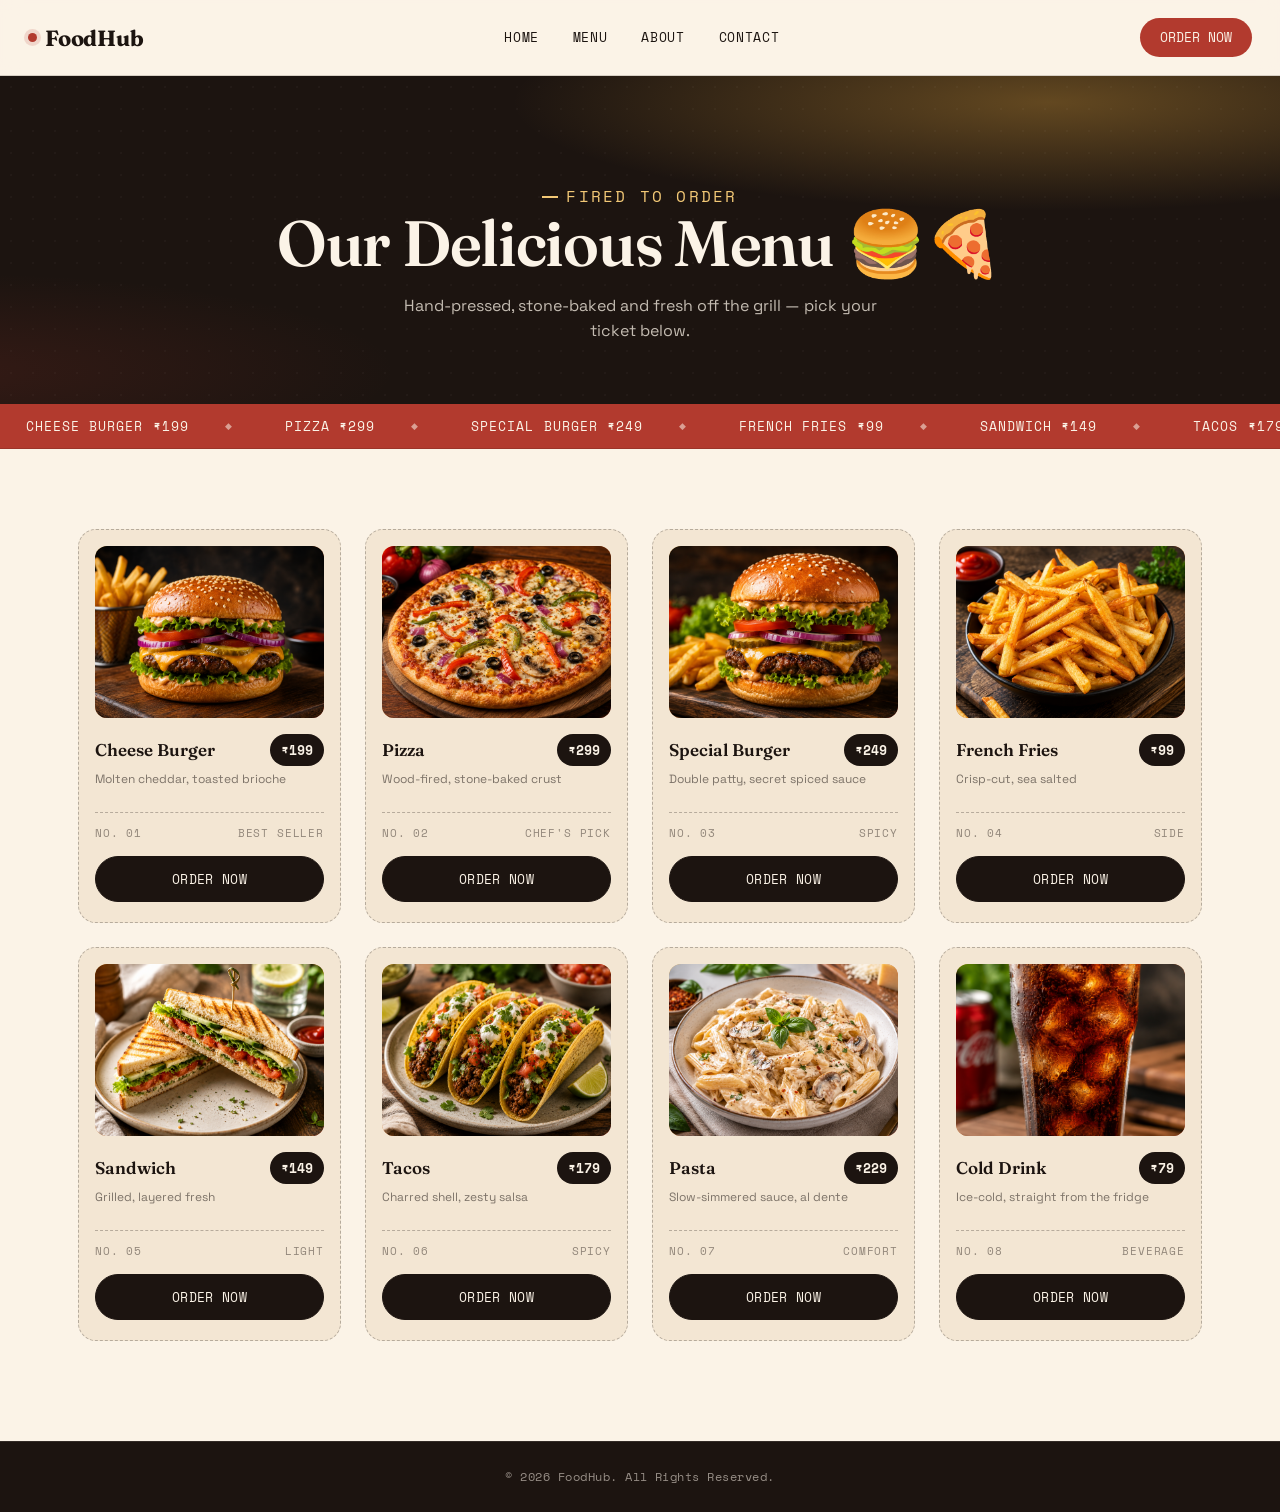
<file: menu.html>
<!DOCTYPE html>
<html lang="en">
<head>
<meta charset="UTF-8">
<meta name="viewport" content="width=device-width, initial-scale=1.0">
<title>FoodHub — Full Menu</title>
<link rel="preconnect" href="https://fonts.googleapis.com">
<link rel="preconnect" href="https://fonts.gstatic.com" crossorigin>
<link href="https://fonts.googleapis.com/css2?family=Fraunces:opsz,wght@9..144,300..900&family=Space+Grotesk:wght@400;500;600;700&family=Space+Mono:wght@400;700&display=swap" rel="stylesheet">
<style>

/* ============ TOKENS (matches index.html) ============ */
:root{
  --ink:#1c1410;
  --paper:#fbf3e7;
  --paper-2:#f3e6d3;
  --saffron:#e7a93f;
  --saffron-soft:#f2c876;
  --chili:#b23a2e;
  --chili-dark:#8a2b22;
  --maroon:#3f131c;
  --sage:#74915b;
  --line: rgba(28,20,16,0.16);
  --line-light: rgba(251,243,231,0.22);

  --display: "Fraunces", serif;
  --body: "Space Grotesk", sans-serif;
  --mono: "Space Mono", monospace;

  --container: 1180px;
  --radius: 18px;
}

*{box-sizing:border-box; margin:0; padding:0;}
html{scroll-behavior:smooth;}
body{
  font-family: var(--body);
  color: var(--ink);
  background: var(--paper);
  line-height: 1.55;
  overflow-x: hidden;
}
img{max-width:100%; display:block;}
a{color:inherit; text-decoration:none;}
h1,h2,h3{font-family: var(--display); font-weight:600; line-height:1.05;}
.wrap{max-width: var(--container); margin: 0 auto; padding: 0 28px;}
.eyebrow{
  font-family: var(--mono);
  font-size: 12.5px;
  letter-spacing: 0.14em;
  text-transform: uppercase;
  display:inline-flex;
  align-items:center;
  gap:8px;
  color: var(--chili);
  margin-bottom: 14px;
}
.eyebrow::before{
  content:"";
  width:16px; height:1.5px;
  background: var(--chili);
  display:inline-block;
}
.btn{
  font-family: var(--mono);
  font-size: 13px;
  letter-spacing: 0.03em;
  text-transform: uppercase;
  display:inline-flex;
  align-items:center;
  gap: 8px;
  padding: 12px 22px;
  border-radius: 999px;
  border: 1.5px solid var(--ink);
  background: var(--ink);
  color: var(--paper);
  cursor:pointer;
  transition: transform .35s cubic-bezier(.2,.8,.2,1), box-shadow .35s ease, background .35s ease;
}
.btn:hover{
  transform: translateY(-3px);
  box-shadow: 0 14px 26px -12px rgba(28,20,16,0.45);
  background: var(--chili);
  border-color: var(--chili);
}

@media (prefers-reduced-motion: reduce){
  *{ animation: none !important; transition: none !important; }
  html{ scroll-behavior:auto; }
}

/* ============ NAV ============ */
nav{
  position: sticky; top:0; z-index: 100;
  display:flex; align-items:center; justify-content:space-between;
  padding: 18px 28px;
  background: rgba(251,243,231,0.85);
  backdrop-filter: blur(10px);
  border-bottom: 1px solid var(--line);
}
nav .brand{
  font-family: var(--display);
  font-weight:700;
  font-size: 22px;
  letter-spacing: -0.01em;
  display:flex; align-items:center; gap:8px;
}
nav .brand .dot{
  width:9px; height:9px; border-radius:50%;
  background: var(--chili);
  box-shadow: 0 0 0 4px rgba(178,58,46,0.15);
}
nav ul{
  list-style:none;
  display:flex; align-items:center; gap: 34px;
}
nav ul li a{
  font-family: var(--mono);
  font-size: 13px;
  text-transform: uppercase;
  letter-spacing: 0.05em;
  position:relative;
  padding-bottom: 4px;
}
nav ul li a::after{
  content:"";
  position:absolute; left:0; bottom:0;
  width:0%; height:1.5px;
  background: var(--chili);
  transition: width .3s ease;
}
nav ul li a:hover::after{ width:100%; }
nav .nav-cta{
  font-family: var(--mono);
  font-size: 12.5px;
  text-transform: uppercase;
  padding: 10px 20px;
  border-radius: 999px;
  background: var(--chili);
  color: var(--paper);
  transition: transform .3s ease, filter .3s ease;
}
nav .nav-cta:hover{ transform: translateY(-2px); filter: brightness(1.08); }

/* ============ MENU HERO ============ */
.menu-hero{
  padding: 90px 28px 60px;
  text-align:center;
  background:
    radial-gradient(ellipse 70% 55% at 82% 8%, rgba(231,169,63,0.35), transparent 60%),
    radial-gradient(ellipse 60% 50% at -5% 90%, rgba(178,58,46,0.16), transparent 60%),
    var(--ink);
  color: var(--paper);
  position:relative;
  overflow:hidden;
}
.menu-hero::before{
  content:"";
  position:absolute; inset:0;
  background-image: radial-gradient(rgba(251,243,231,0.06) 1px, transparent 1px);
  background-size: 22px 22px;
  opacity:.5;
  pointer-events:none;
}
.menu-hero .eyebrow{ color: var(--saffron-soft); justify-content:center; }
.menu-hero .eyebrow::before{ background: var(--saffron-soft); }
.menu-hero h1{
  position:relative;
  font-size: clamp(38px, 6.5vw, 64px);
  letter-spacing: -0.02em;
  animation: riseIn .8s cubic-bezier(.2,.8,.2,1) both;
}
.menu-hero p{
  position:relative;
  max-width: 480px;
  margin: 18px auto 0;
  color: rgba(251,243,231,0.75);
  font-size: 16px;
  animation: riseIn .8s .12s cubic-bezier(.2,.8,.2,1) both;
}
@keyframes riseIn{ from{ opacity:0; transform: translateY(20px);} to{ opacity:1; transform:translateY(0);} }

/* ticket ticker */
.ticker{
  background: var(--chili);
  color: var(--paper);
  overflow:hidden;
  white-space: nowrap;
  border-bottom: 1px solid rgba(28,20,16,0.15);
}
.ticker-track{
  display:inline-flex;
  animation: scrollLeft 30s linear infinite;
  padding: 12px 0;
}
.ticker-track span{
  font-family: var(--mono);
  font-size: 13px;
  letter-spacing: 0.08em;
  text-transform: uppercase;
  padding: 0 26px;
  display:inline-flex; align-items:center; gap:10px;
}
.ticker-track span::after{ content:"◆"; font-size:9px; color: rgba(251,243,231,0.55); margin-left:26px; }
@keyframes scrollLeft{ from{ transform: translateX(0);} to{ transform: translateX(-50%);} }
.ticker:hover .ticker-track{ animation-play-state: paused; }

/* ============ MENU GRID ============ */
.menu-section{ padding: 80px 28px 100px; }
.cards{
  display:grid;
  grid-template-columns: repeat(4, 1fr);
  gap: 24px;
}
.card{
  position:relative;
  background: var(--paper-2);
  border-radius: var(--radius);
  border: 1.5px dashed rgba(28,20,16,0.28);
  padding: 16px 16px 20px;
  display:flex; flex-direction:column;
  opacity:0;
  transform: scale(0.85);
  animation: popIn 0.7s cubic-bezier(.2,.8,.2,1) forwards;
  transition: transform .45s cubic-bezier(.2,.8,.2,1), box-shadow .45s ease, border-color .45s ease;
}
.card:nth-child(1){ animation-delay: 0.05s; }
.card:nth-child(2){ animation-delay: 0.15s; }
.card:nth-child(3){ animation-delay: 0.25s; }
.card:nth-child(4){ animation-delay: 0.35s; }
.card:nth-child(5){ animation-delay: 0.45s; }
.card:nth-child(6){ animation-delay: 0.55s; }
.card:nth-child(7){ animation-delay: 0.65s; }
.card:nth-child(8){ animation-delay: 0.75s; }
@keyframes popIn{ from{ opacity:0; transform: scale(0.85) translateY(16px);} to{ opacity:1; transform: scale(1) translateY(0);} }

.card:hover{
  transform: translateY(-8px) rotate(-1deg);
  box-shadow: 0 22px 40px -20px rgba(28,20,16,0.35);
  border-color: var(--chili);
}
.card .thumb{
  position:relative;
  aspect-ratio: 4/3;
  border-radius: 12px;
  overflow:hidden;
  margin-bottom: 16px;
  background:
    radial-gradient(circle at 30% 25%, rgba(251,243,231,0.5), transparent 55%),
    linear-gradient(135deg, var(--saffron), var(--chili));
  display:flex; align-items:center; justify-content:center;
}
.card .thumb .emoji{
  font-size: 46px;
  filter: drop-shadow(0 8px 14px rgba(28,20,16,0.28));
  transition: transform .5s cubic-bezier(.2,.8,.2,1);
}
.card:hover .thumb .emoji{ transform: scale(1.12) rotate(-4deg); }
.card .thumb img{
  position:absolute; inset:0;
  width:100%; height:100%; object-fit:cover;
  transition: transform .6s ease;
}
.card:hover .thumb img{ transform: scale(1.08) rotate(2deg); }
.card .row{
  display:flex; align-items:center; justify-content:space-between;
  gap: 8px;
  margin-bottom: 4px;
}
.card h3{ font-size: 17px; }
.card .tag{ font-size:12px; color: rgba(28,20,16,0.55); margin-bottom:12px; }
.card .price{
  font-family: var(--mono);
  font-size: 13px;
  font-weight:700;
  background: var(--ink);
  color: var(--paper);
  padding: 6px 11px;
  border-radius: 999px;
  white-space:nowrap;
}
.card .stub{
  margin: 12px 0 14px;
  padding-top: 12px;
  border-top: 1.5px dashed rgba(28,20,16,0.28);
  display:flex; justify-content:space-between;
  font-family: var(--mono);
  font-size: 10.5px;
  letter-spacing: 0.08em;
  text-transform: uppercase;
  color: rgba(28,20,16,0.45);
}
.card .btn{ width:100%; justify-content:center; margin-top:auto; }

/* ============ FOOTER ============ */
footer{
  background: var(--ink);
  color: rgba(251,243,231,0.55);
  text-align:center;
  padding: 26px;
  font-family: var(--mono);
  font-size: 12px;
  letter-spacing: 0.04em;
  border-top: 1px solid rgba(251,243,231,0.1);
}

/* ============ RESPONSIVE ============ */
@media (max-width: 1020px){
  .cards{ grid-template-columns: repeat(2, 1fr); }
}
@media (max-width: 640px){
  nav ul{ display:none; }
  .cards{ grid-template-columns: 1fr; }
  .menu-section{ padding: 60px 20px 80px; }
}
</style>
</head>
<body>

<nav>
  <a href="index.html" class="brand"><span class="dot"></span>FoodHub</a>
  <ul>
    <li><a href="index.html">Home</a></li>
    <li><a href="menu.html">Menu</a></li>
    <li><a href="about.html">About</a></li>
    <li><a href="contact.html">Contact</a></li>
  </ul>
  <a href="contact.html" class="nav-cta">Order Now</a>
</nav>

<section class="menu-hero">
  <p class="eyebrow">Fired To Order</p>
  <h1>Our Delicious Menu 🍔🍕</h1>
  <p>Hand-pressed, stone-baked and fresh off the grill — pick your ticket below.</p>
</section>

<div class="ticker">
  <div class="ticker-track">
    <span>Cheese Burger ₹199</span>
    <span>Pizza ₹299</span>
    <span>Special Burger ₹249</span>
    <span>French Fries ₹99</span>
    <span>Sandwich ₹149</span>
    <span>Tacos ₹179</span>
    <span>Pasta ₹229</span>
    <span>Cold Drink ₹79</span>
    <span>Cheese Burger ₹199</span>
    <span>Pizza ₹299</span>
    <span>Special Burger ₹249</span>
    <span>French Fries ₹99</span>
    <span>Sandwich ₹149</span>
    <span>Tacos ₹179</span>
    <span>Pasta ₹229</span>
    <span>Cold Drink ₹79</span>
  </div>
</div>

<section class="menu-section">
  <div class="wrap">
    <div class="cards">

      <div class="card">
        <div class="thumb">
          <span class="emoji">🍔</span>
          <img src="images/burger.png" alt="Cheese Burger" onerror="this.style.display='none'">
        </div>
        <div class="row"><h3>Cheese Burger</h3><span class="price">₹199</span></div>
        <p class="tag">Molten cheddar, toasted brioche</p>
        <div class="stub"><span>No. 01</span><span>Best Seller</span></div>
        <a href="contact.html" class="btn">Order Now</a>
      </div>

      <div class="card">
        <div class="thumb">
          <span class="emoji">🍕</span>
          <img src="images/pizza.png" alt="Pizza" onerror="this.style.display='none'">
        </div>
        <div class="row"><h3>Pizza</h3><span class="price">₹299</span></div>
        <p class="tag">Wood-fired, stone-baked crust</p>
        <div class="stub"><span>No. 02</span><span>Chef's Pick</span></div>
        <a href="contact.html" class="btn">Order Now</a>
      </div>

      <div class="card">
        <div class="thumb">
          <span class="emoji">🌶️</span>
          <img src="images/special-burger.png" alt="Special Burger" onerror="this.style.display='none'">
        </div>
        <div class="row"><h3>Special Burger</h3><span class="price">₹249</span></div>
        <p class="tag">Double patty, secret spiced sauce</p>
        <div class="stub"><span>No. 03</span><span>Spicy</span></div>
        <a href="contact.html" class="btn">Order Now</a>
      </div>

      <div class="card">
        <div class="thumb">
          <span class="emoji">🍟</span>
          <img src="images/fries.png" alt="French Fries" onerror="this.style.display='none'">
        </div>
        <div class="row"><h3>French Fries</h3><span class="price">₹99</span></div>
        <p class="tag">Crisp-cut, sea salted</p>
        <div class="stub"><span>No. 04</span><span>Side</span></div>
        <a href="contact.html" class="btn">Order Now</a>
      </div>

      <div class="card">
        <div class="thumb">
          <span class="emoji">🥪</span>
          <img src="images/sandwich.png" alt="Sandwich" onerror="this.style.display='none'">
        </div>
        <div class="row"><h3>Sandwich</h3><span class="price">₹149</span></div>
        <p class="tag">Grilled, layered fresh</p>
        <div class="stub"><span>No. 05</span><span>Light</span></div>
        <a href="contact.html" class="btn">Order Now</a>
      </div>

      <div class="card">
        <div class="thumb">
          <span class="emoji">🌮</span>
          <img src="images/tacos.png" alt="Tacos" onerror="this.style.display='none'">
        </div>
        <div class="row"><h3>Tacos</h3><span class="price">₹179</span></div>
        <p class="tag">Charred shell, zesty salsa</p>
        <div class="stub"><span>No. 06</span><span>Spicy</span></div>
        <a href="contact.html" class="btn">Order Now</a>
      </div>

      <div class="card">
        <div class="thumb">
          <span class="emoji">🍝</span>
          <img src="images/pasta.png" alt="Pasta" onerror="this.style.display='none'">
        </div>
        <div class="row"><h3>Pasta</h3><span class="price">₹229</span></div>
        <p class="tag">Slow-simmered sauce, al dente</p>
        <div class="stub"><span>No. 07</span><span>Comfort</span></div>
        <a href="contact.html" class="btn">Order Now</a>
      </div>

      <div class="card">
        <div class="thumb">
          <span class="emoji">🥤</span>
          <img src="images/cold-drink.png" alt="Cold Drink" onerror="this.style.display='none'">
        </div>
        <div class="row"><h3>Cold Drink</h3><span class="price">₹79</span></div>
        <p class="tag">Ice-cold, straight from the fridge</p>
        <div class="stub"><span>No. 08</span><span>Beverage</span></div>
        <a href="contact.html" class="btn">Order Now</a>
      </div>

    </div>
  </div>
</section>

<footer>
  <p>© 2026 FoodHub. All Rights Reserved.</p>
</footer>

</body>
          </html>
</file>
